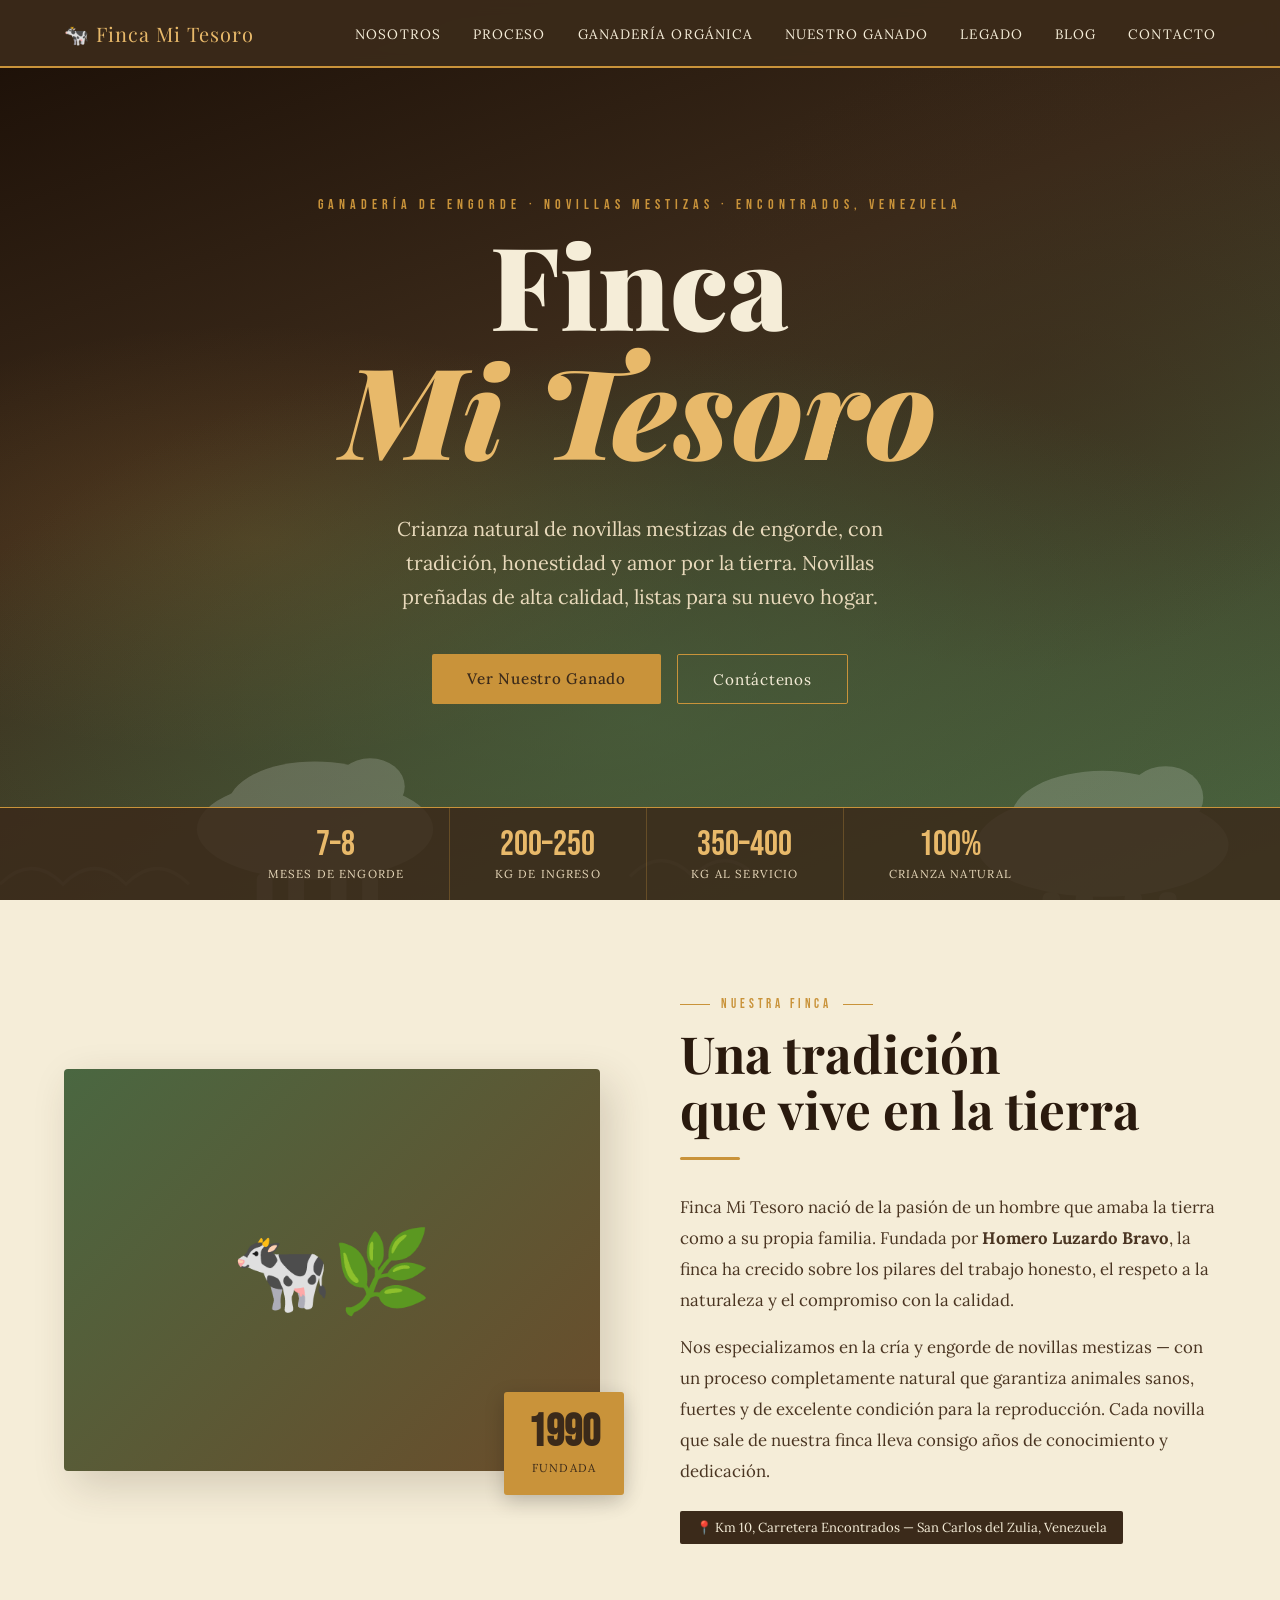
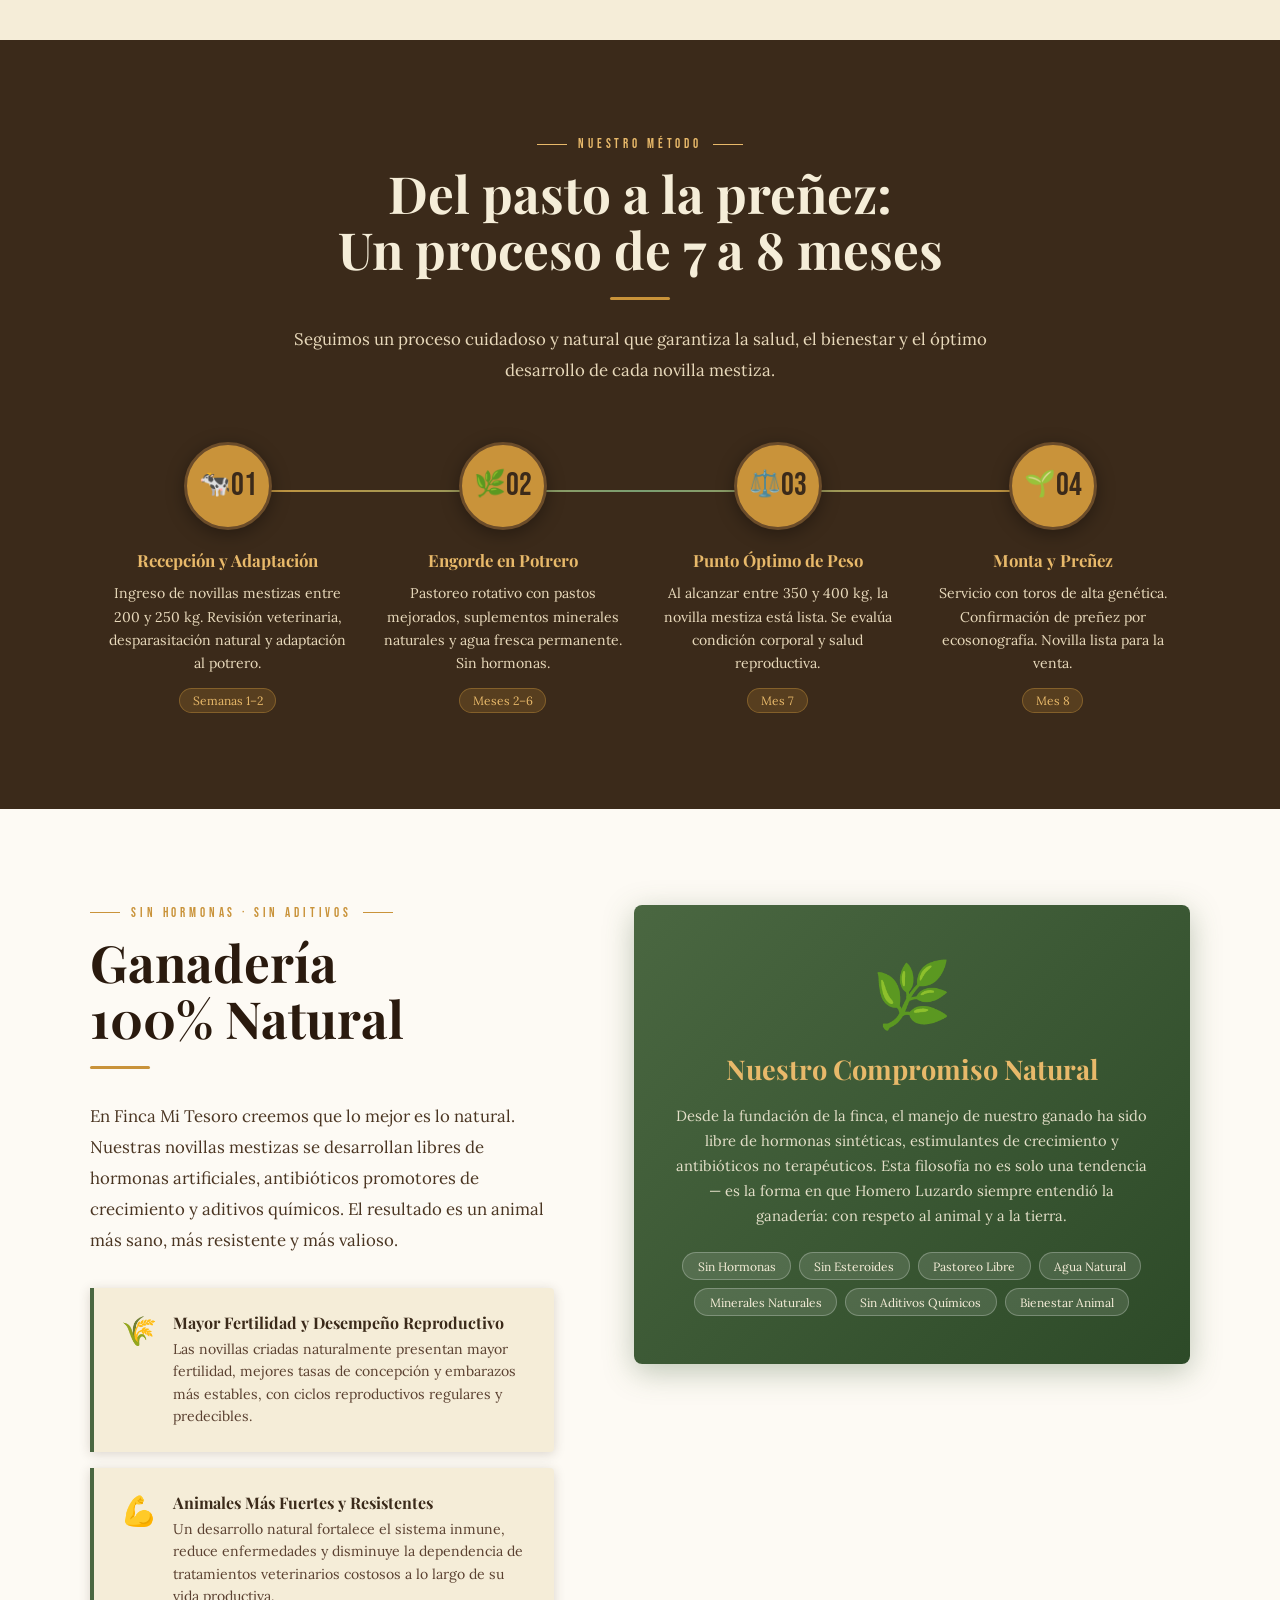
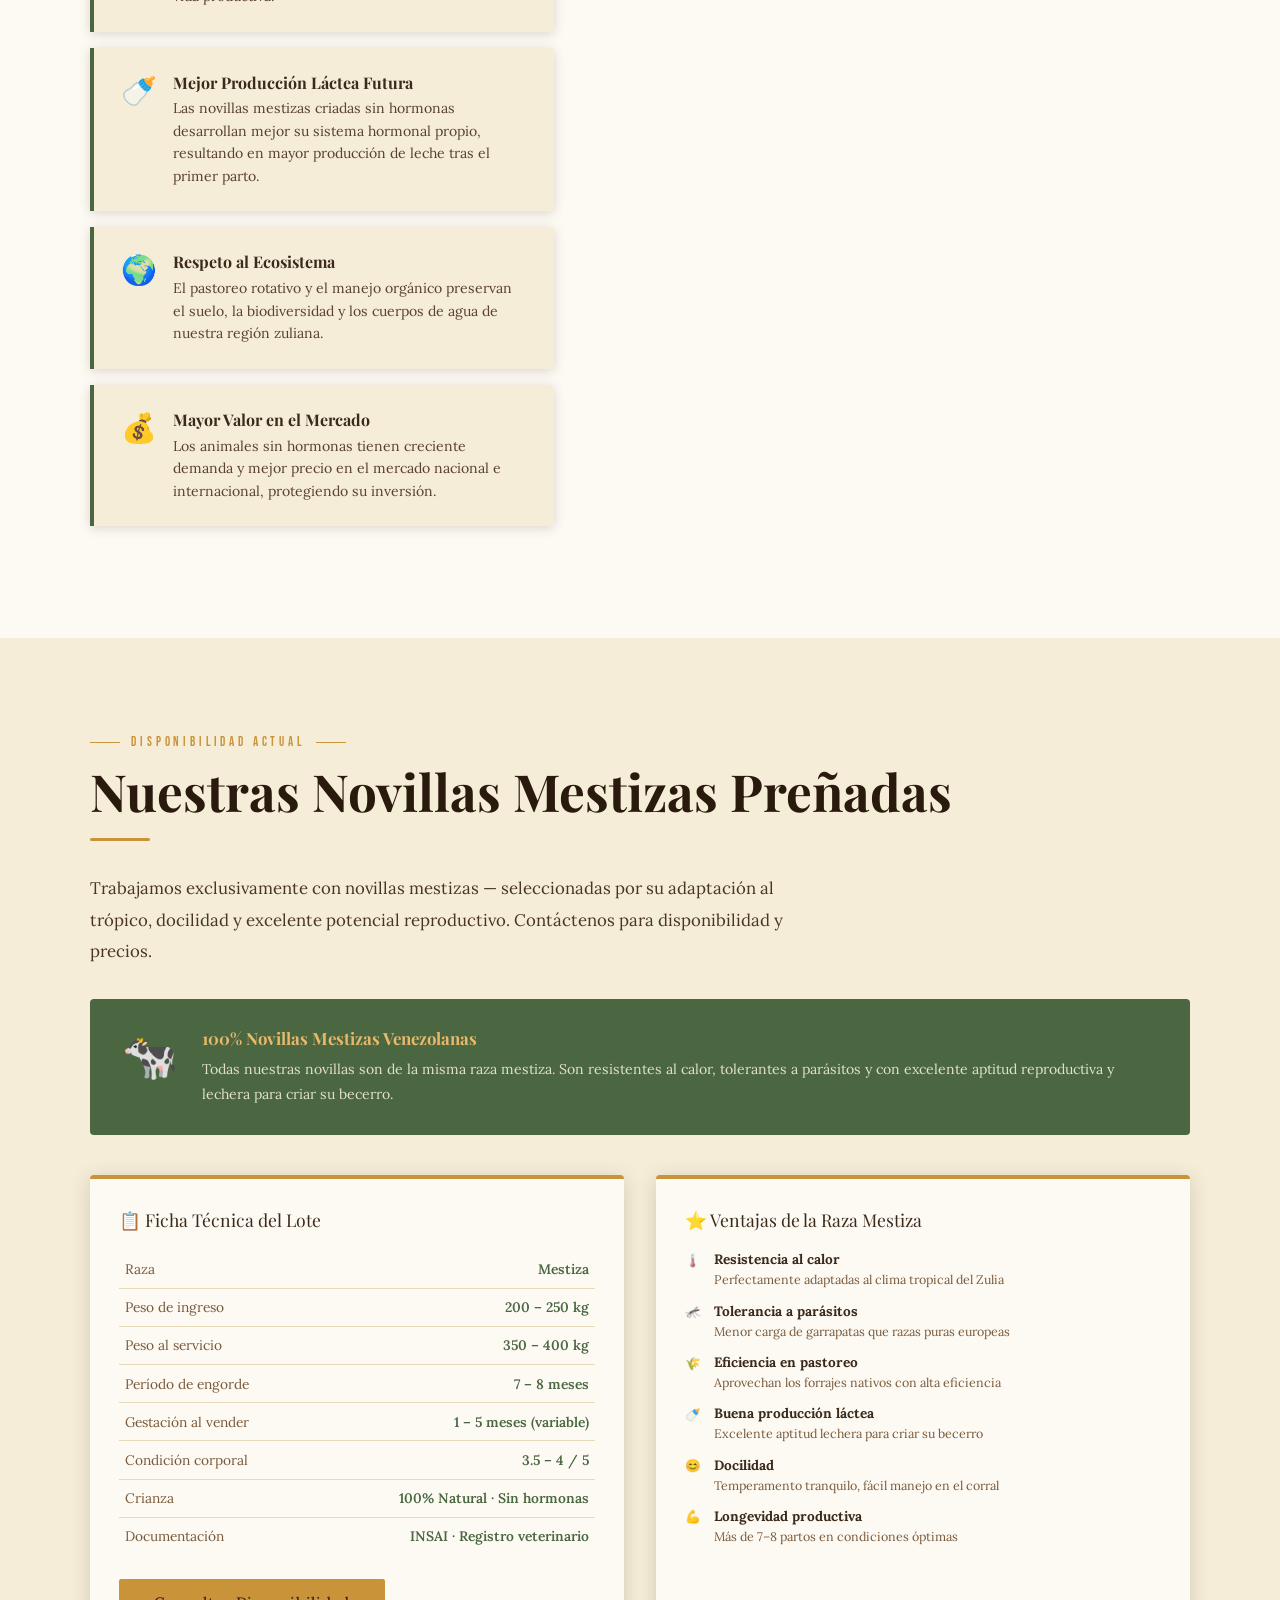
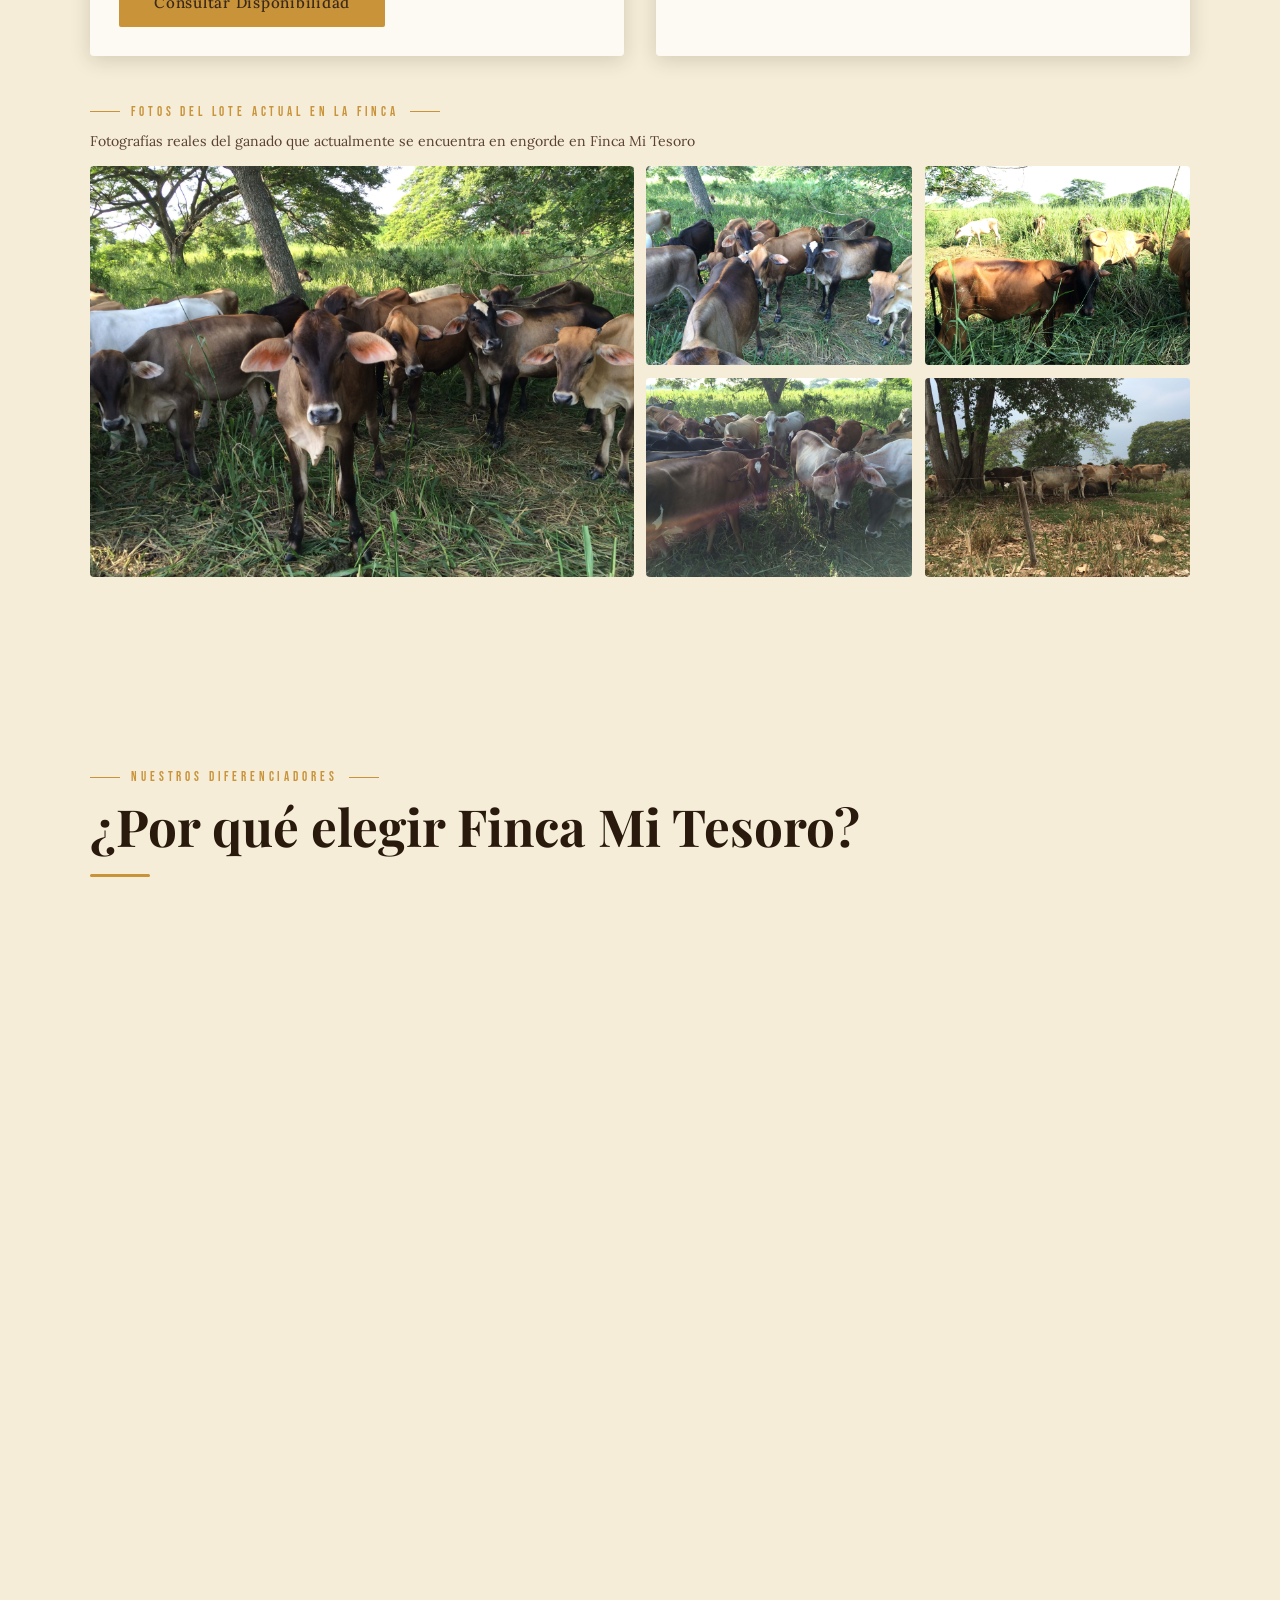
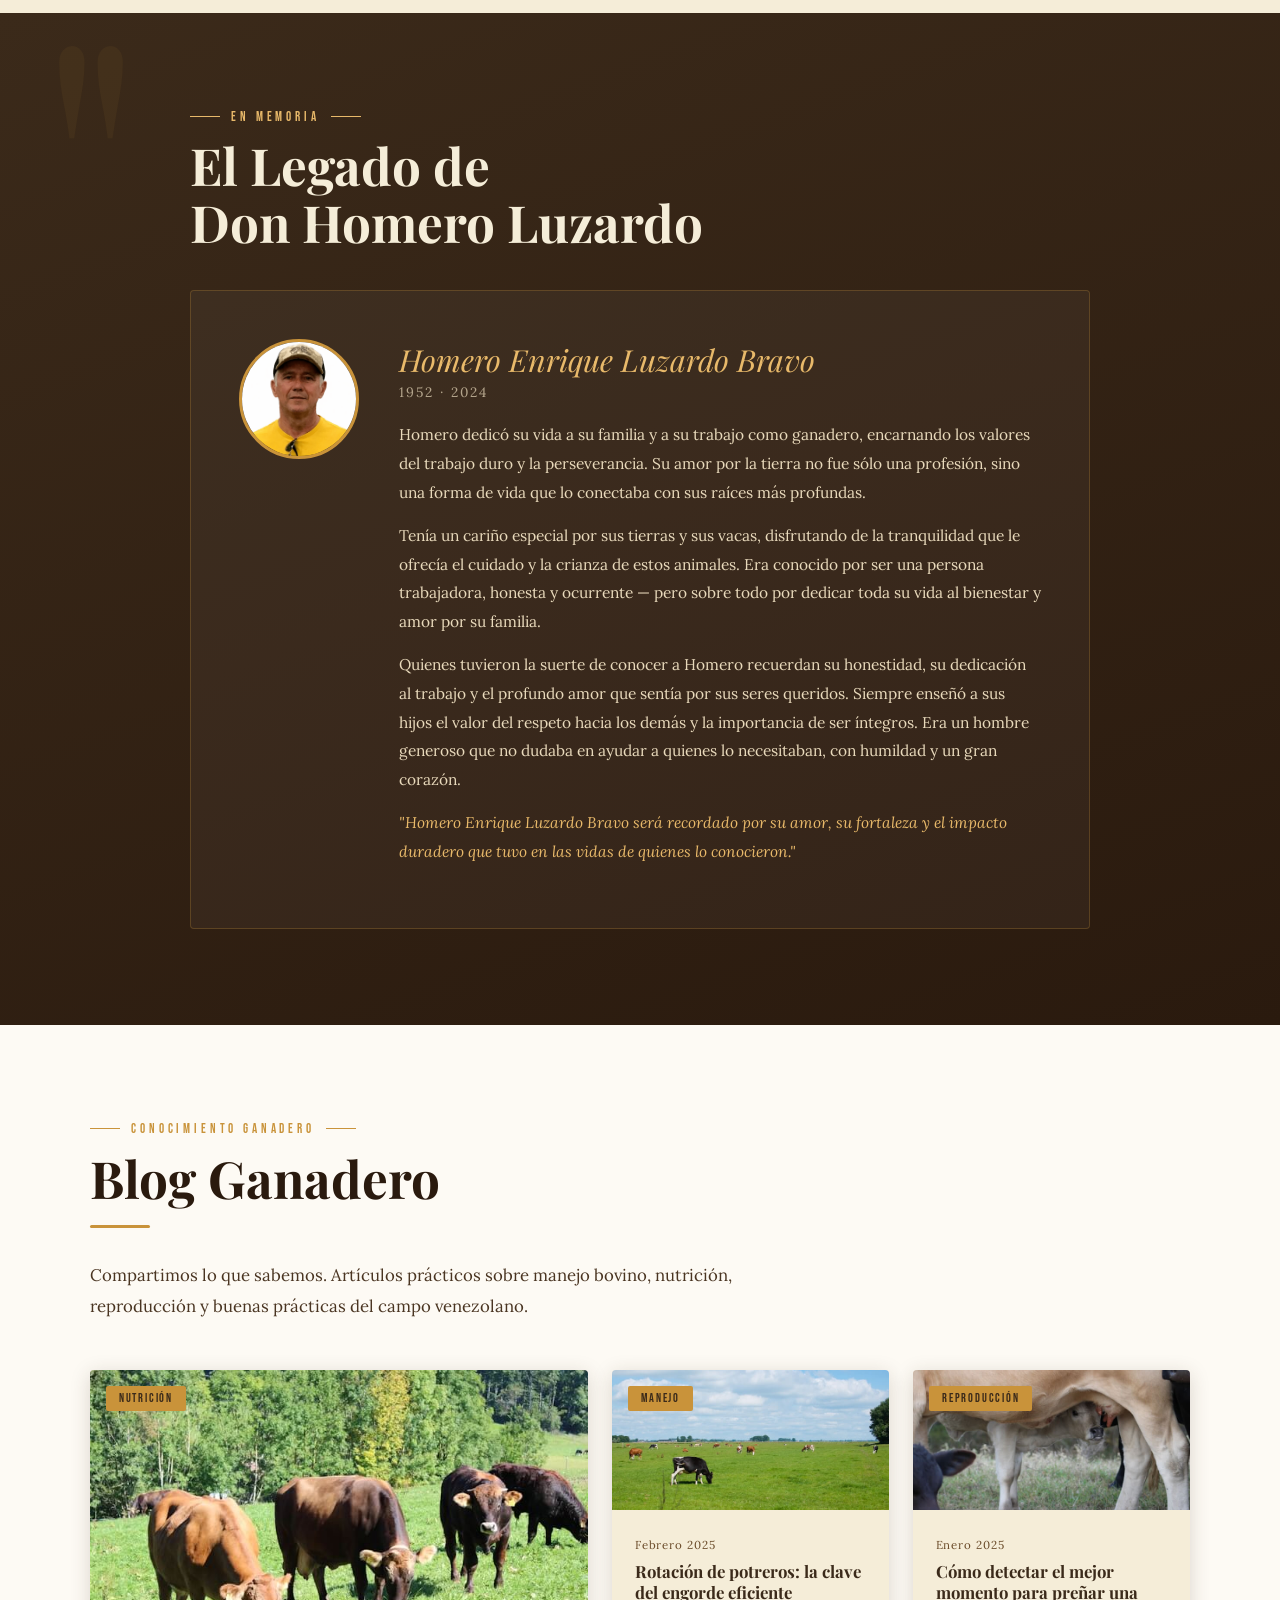
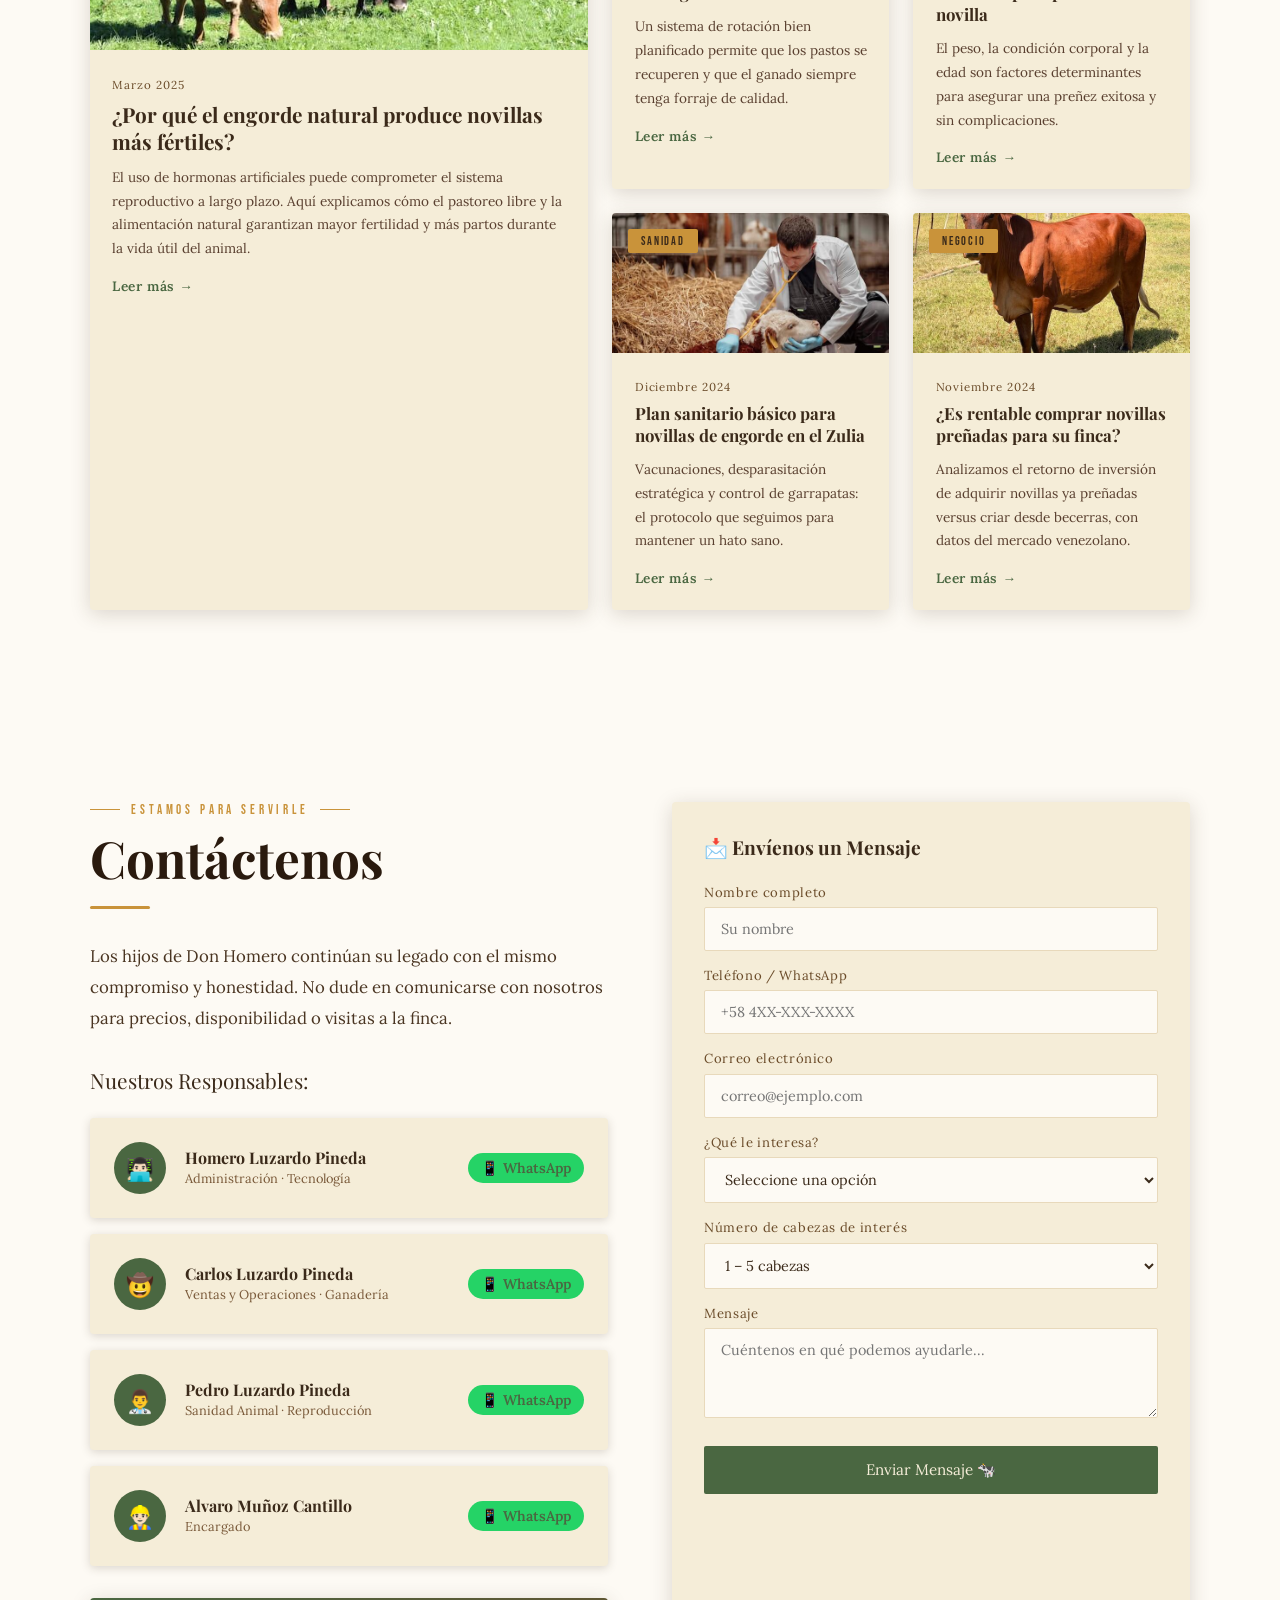
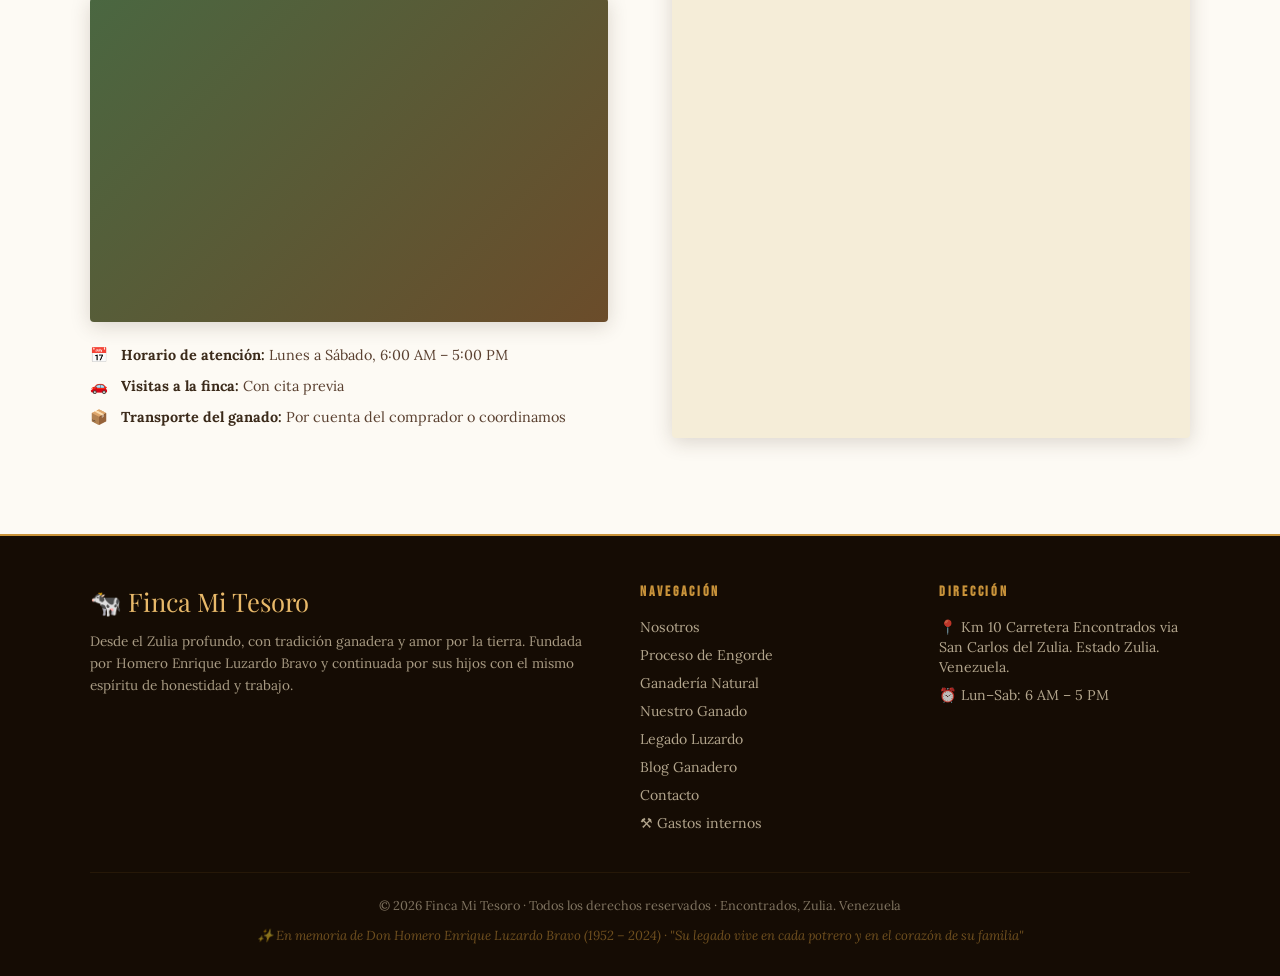
<file: index.html>
<!DOCTYPE html>
<html lang="es">
<head>
<meta charset="UTF-8">
<meta name="viewport" content="width=device-width, initial-scale=1.0">
<title>Finca Mi Tesoro – Ganadería de Engorde | Encontrados, Zulia</title>
<link href="https://fonts.googleapis.com/css2?family=Playfair+Display:ital,wght@0,400;0,700;0,900;1,400;1,700&family=Lora:ital,wght@0,400;0,500;1,400&family=Bebas+Neue&display=swap" rel="stylesheet">
<link rel="stylesheet" href="style.css">
</head>
<body>

<!-- ======= NAVBAR ======= -->
<nav>
  <div class="nav-logo">🐄 Finca Mi Tesoro</div>
  <ul class="nav-links">
    <li><a href="#nosotros">Nosotros</a></li>
    <li><a href="#proceso">Proceso</a></li>
    <li><a href="#organico">Ganadería Orgánica</a></li>
    <li><a href="#novillas">Nuestro Ganado</a></li>
    <li><a href="#legado">Legado</a></li>
    <li><a href="#blog">Blog</a></li>
    <li><a href="#contacto">Contacto</a></li>
  </ul>
  <button class="nav-hamburger" aria-label="Abrir menú" aria-expanded="false">
    <span></span>
    <span></span>
    <span></span>
  </button>
</nav>

<!-- ======= HERO ======= -->
<section class="hero" id="inicio">
  <svg class="hero-silhouettes" viewBox="0 0 1440 200" preserveAspectRatio="xMidYMax slice" fill="none" xmlns="http://www.w3.org/2000/svg">
    <ellipse cx="200" cy="155" rx="75" ry="32" fill="white"/>
    <ellipse cx="200" cy="140" rx="55" ry="28" fill="white"/>
    <ellipse cx="235" cy="128" rx="22" ry="18" fill="white"/>
    <rect x="163" y="183" width="10" height="25" rx="4" fill="white"/>
    <rect x="183" y="183" width="10" height="25" rx="4" fill="white"/>
    <rect x="210" y="183" width="10" height="25" rx="4" fill="white"/>
    <rect x="230" y="183" width="10" height="25" rx="4" fill="white"/>
    <ellipse cx="700" cy="165" rx="80" ry="33" fill="white"/>
    <ellipse cx="700" cy="148" rx="58" ry="30" fill="white"/>
    <ellipse cx="740" cy="135" rx="24" ry="20" fill="white"/>
    <rect x="662" y="195" width="11" height="27" rx="4" fill="white"/>
    <rect x="683" y="195" width="11" height="27" rx="4" fill="white"/>
    <rect x="714" y="195" width="11" height="27" rx="4" fill="white"/>
    <rect x="736" y="195" width="11" height="27" rx="4" fill="white"/>
    <ellipse cx="1250" cy="158" rx="72" ry="30" fill="white"/>
    <ellipse cx="1250" cy="143" rx="52" ry="26" fill="white"/>
    <ellipse cx="1285" cy="132" rx="21" ry="17" fill="white"/>
    <rect x="1215" y="186" width="10" height="24" rx="4" fill="white"/>
    <rect x="1234" y="186" width="10" height="24" rx="4" fill="white"/>
    <rect x="1260" y="186" width="10" height="24" rx="4" fill="white"/>
    <rect x="1279" y="186" width="10" height="24" rx="4" fill="white"/>
    <path d="M0 190 Q20 170 40 190 Q60 170 80 190 Q100 170 120 190" stroke="white" stroke-width="2" fill="none" opacity="0.6"/>
    <path d="M400 185 Q420 165 440 185 Q460 165 480 185" stroke="white" stroke-width="2" fill="none" opacity="0.6"/>
    <path d="M900 188 Q920 168 940 188 Q960 168 980 188" stroke="white" stroke-width="2" fill="none" opacity="0.6"/>
  </svg>

  <div class="hero-content">
    <div class="hero-eyebrow">Ganadería de Engorde · Novillas Mestizas · Encontrados, Venezuela</div>
    <h1 class="hero-title">
      Finca
      <em>Mi Tesoro</em>
    </h1>
    <p class="hero-subtitle">
      Crianza natural de novillas mestizas de engorde, con tradición, honestidad y amor por la tierra. Novillas preñadas de alta calidad, listas para su nuevo hogar.
    </p>
    <div class="hero-cta-row">
      <a href="#novillas" class="btn-primary">Ver Nuestro Ganado</a>
      <a href="#contacto" class="btn-outline">Contáctenos</a>
    </div>
  </div>

  <div class="hero-stats">
    <div class="hero-stat">
      <div class="hero-stat-num">7–8</div>
      <div class="hero-stat-label">Meses de Engorde</div>
    </div>
    <div class="hero-stat">
      <div class="hero-stat-num">200–250</div>
      <div class="hero-stat-label">Kg de Ingreso</div>
    </div>
    <div class="hero-stat">
      <div class="hero-stat-num">350–400</div>
      <div class="hero-stat-label">Kg al Servicio</div>
    </div>
    <div class="hero-stat">
      <div class="hero-stat-num">100%</div>
      <div class="hero-stat-label">Crianza Natural</div>
    </div>
  </div>
</section>

<!-- ======= NOSOTROS ======= -->
<section id="nosotros">
  <div class="nosotros-grid">
    <div class="nosotros-img-wrap">
      <div class="nosotros-img-placeholder">🐄🌿</div>
      <div class="nosotros-img-badge">
        <strong>1990</strong>
        <span>Fundada</span>
      </div>
    </div>
    <div>
      <div class="section-tag">Nuestra Finca</div>
      <h2 class="section-title">Una tradición<br>que vive en la tierra</h2>
      <div class="divider"></div>
      <p class="section-body">
        Finca Mi Tesoro nació de la pasión de un hombre que amaba la tierra como a su propia familia. Fundada por <strong>Homero Luzardo Bravo</strong>, la finca ha crecido sobre los pilares del trabajo honesto, el respeto a la naturaleza y el compromiso con la calidad.
      </p>
      <p class="section-body" style="margin-top:1rem;">
        Nos especializamos en la cría y engorde de novillas mestizas — con un proceso completamente natural que garantiza animales sanos, fuertes y de excelente condición para la reproducción. Cada novilla que sale de nuestra finca lleva consigo años de conocimiento y dedicación.
      </p>
      <div class="ubicacion-chip">
        📍 Km 10, Carretera Encontrados — San Carlos del Zulia, Venezuela
      </div>
    </div>
  </div>
</section>

<!-- ======= PROCESO ======= -->
<section id="proceso">
  <div style="text-align:center; max-width:700px; margin:0 auto 1rem;">
    <div class="section-tag" style="justify-content:center;">Nuestro Método</div>
    <h2 class="section-title">Del pasto a la preñez:<br>Un proceso de 7 a 8 meses</h2>
    <div class="divider" style="margin:1rem auto 1.5rem;"></div>
    <p class="section-body" style="color:var(--crema-oscura); margin:0 auto;">
      Seguimos un proceso cuidadoso y natural que garantiza la salud, el bienestar y el óptimo desarrollo de cada novilla mestiza.
    </p>
  </div>

  <div class="proceso-steps">
    <div class="paso">
      <div class="paso-num"><span class="paso-icon">🐄</span>01</div>
      <h3>Recepción y Adaptación</h3>
      <p>Ingreso de novillas mestizas entre 200 y 250 kg. Revisión veterinaria, desparasitación natural y adaptación al potrero.</p>
      <span class="paso-duration">Semanas 1–2</span>
    </div>
    <div class="paso">
      <div class="paso-num"><span class="paso-icon">🌿</span>02</div>
      <h3>Engorde en Potrero</h3>
      <p>Pastoreo rotativo con pastos mejorados, suplementos minerales naturales y agua fresca permanente. Sin hormonas.</p>
      <span class="paso-duration">Meses 2–6</span>
    </div>
    <div class="paso">
      <div class="paso-num"><span class="paso-icon">⚖️</span>03</div>
      <h3>Punto Óptimo de Peso</h3>
      <p>Al alcanzar entre 350 y 400 kg, la novilla mestiza está lista. Se evalúa condición corporal y salud reproductiva.</p>
      <span class="paso-duration">Mes 7</span>
    </div>
    <div class="paso">
      <div class="paso-num"><span class="paso-icon">🌱</span>04</div>
      <h3>Monta y Preñez</h3>
      <p>Servicio con toros de alta genética. Confirmación de preñez por ecosonografía. Novilla lista para la venta.</p>
      <span class="paso-duration">Mes 8</span>
    </div>
  </div>
</section>

<!-- ======= ORGANICO ======= -->
<section id="organico">
  <div class="organico-grid">
    <div>
      <div class="section-tag">Sin Hormonas · Sin Aditivos</div>
      <h2 class="section-title">Ganadería<br>100% Natural</h2>
      <div class="divider"></div>
      <p class="section-body">En Finca Mi Tesoro creemos que lo mejor es lo natural. Nuestras novillas mestizas se desarrollan libres de hormonas artificiales, antibióticos promotores de crecimiento y aditivos químicos. El resultado es un animal más sano, más resistente y más valioso.</p>

      <div style="margin-top:2rem;">
        <div class="beneficio-card">
          <div class="beneficio-icon">🌾</div>
          <div>
            <h4>Mayor Fertilidad y Desempeño Reproductivo</h4>
            <p>Las novillas criadas naturalmente presentan mayor fertilidad, mejores tasas de concepción y embarazos más estables, con ciclos reproductivos regulares y predecibles.</p>
          </div>
        </div>
        <div class="beneficio-card">
          <div class="beneficio-icon">💪</div>
          <div>
            <h4>Animales Más Fuertes y Resistentes</h4>
            <p>Un desarrollo natural fortalece el sistema inmune, reduce enfermedades y disminuye la dependencia de tratamientos veterinarios costosos a lo largo de su vida productiva.</p>
          </div>
        </div>
        <div class="beneficio-card">
          <div class="beneficio-icon">🍼</div>
          <div>
            <h4>Mejor Producción Láctea Futura</h4>
            <p>Las novillas mestizas criadas sin hormonas desarrollan mejor su sistema hormonal propio, resultando en mayor producción de leche tras el primer parto.</p>
          </div>
        </div>
        <div class="beneficio-card">
          <div class="beneficio-icon">🌍</div>
          <div>
            <h4>Respeto al Ecosistema</h4>
            <p>El pastoreo rotativo y el manejo orgánico preservan el suelo, la biodiversidad y los cuerpos de agua de nuestra región zuliana.</p>
          </div>
        </div>
        <div class="beneficio-card">
          <div class="beneficio-icon">💰</div>
          <div>
            <h4>Mayor Valor en el Mercado</h4>
            <p>Los animales sin hormonas tienen creciente demanda y mejor precio en el mercado nacional e internacional, protegiendo su inversión.</p>
          </div>
        </div>
      </div>
    </div>
    <div>
      <div class="sello-organico">
        <div class="sello-icono">🌿</div>
        <h3>Nuestro Compromiso Natural</h3>
        <p>Desde la fundación de la finca, el manejo de nuestro ganado ha sido libre de hormonas sintéticas, estimulantes de crecimiento y antibióticos no terapéuticos. Esta filosofía no es solo una tendencia — es la forma en que Homero Luzardo siempre entendió la ganadería: con respeto al animal y a la tierra.</p>
        <div class="sello-tags">
          <span class="sello-tag">Sin Hormonas</span>
          <span class="sello-tag">Sin Esteroides</span>
          <span class="sello-tag">Pastoreo Libre</span>
          <span class="sello-tag">Agua Natural</span>
          <span class="sello-tag">Minerales Naturales</span>
          <span class="sello-tag">Sin Aditivos Químicos</span>
          <span class="sello-tag">Bienestar Animal</span>
        </div>
      </div>
    </div>
  </div>
</section>

<!-- ======= NOVILLAS / GANADO ======= -->
<section id="novillas">
  <div class="novillas-content">
    <div class="section-tag">Disponibilidad Actual</div>
    <h2 class="section-title">Nuestras Novillas Mestizas Preñadas</h2>
    <div class="divider"></div>
    <p class="section-body">Trabajamos exclusivamente con novillas mestizas — seleccionadas por su adaptación al trópico, docilidad y excelente potencial reproductivo. Contáctenos para disponibilidad y precios.</p>

    <!-- Banner raza única -->
    <div class="raza-banner" style="margin-top:2rem;">
      <div class="raza-banner-ico">🐄</div>
      <div class="raza-banner-text">
        <strong>100% Novillas Mestizas Venezolanas</strong>
        <p>Todas nuestras novillas son de la misma raza mestiza. Son resistentes al calor, tolerantes a parásitos y con excelente aptitud reproductiva y lechera para criar su becerro.</p>
      </div>
    </div>

    <!-- Ficha técnica -->
    <div class="novillas-ficha" style="margin-top:2.5rem;">
      <div class="ficha-box">
        <div class="ficha-titulo">📋 Ficha Técnica del Lote</div>
        <table class="ficha-tabla">
          <tr><td>Raza</td><td>Mestiza</td></tr>
          <tr><td>Peso de ingreso</td><td>200 – 250 kg</td></tr>
          <tr><td>Peso al servicio</td><td>350 – 400 kg</td></tr>
          <tr><td>Período de engorde</td><td>7 – 8 meses</td></tr>
          <tr><td>Gestación al vender</td><td>1 – 5 meses (variable)</td></tr>
          <tr><td>Condición corporal</td><td>3.5 – 4 / 5</td></tr>
          <tr><td>Crianza</td><td>100% Natural · Sin hormonas</td></tr>
          <tr><td>Documentación</td><td>INSAI · Registro veterinario</td></tr>
        </table>
        <a href="#contacto" class="btn-primary" style="margin-top:1.5rem; display:inline-block;">Consultar Disponibilidad</a>
      </div>
      <div class="ficha-box">
        <div class="ficha-titulo">⭐ Ventajas de la Raza Mestiza</div>
        <div class="atrib-list">
          <div class="atrib-item"><span class="atrib-ico">🌡️</span><div><strong>Resistencia al calor</strong><span>Perfectamente adaptadas al clima tropical del Zulia</span></div></div>
          <div class="atrib-item"><span class="atrib-ico">🦟</span><div><strong>Tolerancia a parásitos</strong><span>Menor carga de garrapatas que razas puras europeas</span></div></div>
          <div class="atrib-item"><span class="atrib-ico">🌾</span><div><strong>Eficiencia en pastoreo</strong><span>Aprovechan los forrajes nativos con alta eficiencia</span></div></div>
          <div class="atrib-item"><span class="atrib-ico">🍼</span><div><strong>Buena producción láctea</strong><span>Excelente aptitud lechera para criar su becerro</span></div></div>
          <div class="atrib-item"><span class="atrib-ico">😊</span><div><strong>Docilidad</strong><span>Temperamento tranquilo, fácil manejo en el corral</span></div></div>
          <div class="atrib-item"><span class="atrib-ico">💪</span><div><strong>Longevidad productiva</strong><span>Más de 7–8 partos en condiciones óptimas</span></div></div>
        </div>
      </div>
    </div>

    <!-- Galería -->
    <div class="galeria-subtag" style="margin-top:3rem;">
      <div class="section-tag">Fotos del lote actual en la finca</div>
      <p>Fotografías reales del ganado que actualmente se encuentra en engorde en Finca Mi Tesoro</p>
    </div>
    <div class="galeria-grid">
      <div class="gal-item">
        <img src="img/IMG5.JPG" alt="Novillas mestizas en el potrero principal">
        <div class="gal-overlay"><span>🐄 Potrero principal · Lote A</span></div>
      </div>
      <div class="gal-item">
        <img src="img/IMG2.JPG" alt="Novillas pastando libremente">
        <div class="gal-overlay"><span>🌿 Pastoreo libre</span></div>
      </div>
      <div class="gal-item">
        <img src="img/IMG4.JPG" alt="Pradera natural">
        <div class="gal-overlay"><span>🌾 Pradera natural</span></div>
      </div>
      <div class="gal-item">
        <img src="img/IMG3.JPG" alt="Amanecer en los potreros">
        <div class="gal-overlay"><span>🌄 Amanecer en los potreros</span></div>
      </div>
      <div class="gal-item">
        <img src="img/IMG1.JPG" alt="Paisaje zuliano">
        <div class="gal-overlay"><span>🏞️ Paisaje del Zulia</span></div>
      </div>
    </div>
  </div>
</section>

<!-- ======= POR QUÉ ELEGIRNOS ======= -->
<section id="porque">
  <div style="max-width:1100px; margin:0 auto;">
    <div class="section-tag">Nuestros Diferenciadores</div>
    <h2 class="section-title">¿Por qué elegir Finca Mi Tesoro?</h2>
    <div class="divider"></div>
  </div>
  <div class="porque-grid">
    <div class="porque-item">
      <div class="porque-icono">🤝</div>
      <h3>Trato Honesto y Transparente</h3>
      <p>Herencia directa del fundador: en esta finca no se oculta la condición de ningún animal. Lo que usted ve, es lo que lleva. Precio justo, palabra de hombre.</p>
    </div>
    <div class="porque-item">
      <div class="porque-icono">🔬</div>
      <h3>Control Veterinario Riguroso</h3>
      <p>Cada novilla recibe control veterinario periódico, desparasitación natural, vitaminas y confirmación de preñez antes de cualquier venta.</p>
    </div>
    <div class="porque-item">
      <div class="porque-icono">📜</div>
      <h3>Documentación Completa</h3>
      <p>Entregamos guía de movilización INSAI, historial sanitario y certificado de preñez. Todo en regla para su tranquilidad.</p>
    </div>
    <div class="porque-item">
      <div class="porque-icono">🌾</div>
      <h3>Pastos de Primera</h3>
      <p>Contamos con potreros de pasto mejorado con sistema de pastoreo rotativo para una nutrición constante y de calidad, sin necesidad de suplementos artificiales.</p>
    </div>
    <div class="porque-item">
      <div class="porque-icono">💧</div>
      <h3>Agua y Mineral Permanente</h3>
      <p>Bebederos con agua limpia en todos los potreros y suministro continuo de sales minerales naturales para el óptimo desarrollo del animal.</p>
    </div>
    <div class="porque-item">
      <div class="porque-icono">🧬</div>
      <h3>Genética Mestiza Probada</h3>
      <p>Nuestras novillas criollas son seleccionadas por mansedumbre, adaptación al trópico y excelente conformación reproductiva.</p>
    </div>
  </div>
</section>

<!-- ======= LEGADO ======= -->
<section id="legado">
  <div class="legado-inner">
    <div class="section-tag">En Memoria</div>
    <h2 class="section-title">El Legado de<br>Don Homero Luzardo</h2>

    <div class="legado-card">
      <img src="img/profile.png" alt="Homero Enrique Luzardo Bravo" class="legado-foto">
      <div>
        <div class="legado-nombre">Homero Enrique Luzardo Bravo</div>
        <div class="legado-fechas">1952 · 2024</div>
        <div class="legado-texto">
          <p>Homero dedicó su vida a su familia y a su trabajo como ganadero, encarnando los valores del trabajo duro y la perseverancia. Su amor por la tierra no fue sólo una profesión, sino una forma de vida que lo conectaba con sus raíces más profundas.</p>
          <p>Tenía un cariño especial por sus tierras y sus vacas, disfrutando de la tranquilidad que le ofrecía el cuidado y la crianza de estos animales. Era conocido por ser una persona trabajadora, honesta y ocurrente — pero sobre todo por dedicar toda su vida al bienestar y amor por su familia.</p>
          <p>Quienes tuvieron la suerte de conocer a Homero recuerdan su honestidad, su dedicación al trabajo y el profundo amor que sentía por sus seres queridos. Siempre enseñó a sus hijos el valor del respeto hacia los demás y la importancia de ser íntegros. Era un hombre generoso que no dudaba en ayudar a quienes lo necesitaban, con humildad y un gran corazón.</p>
          <p style="font-style:italic; color:var(--dorado-claro);">"Homero Enrique Luzardo Bravo será recordado por su amor, su fortaleza y el impacto duradero que tuvo en las vidas de quienes lo conocieron."</p>
        </div>
        <!-- <div class="legado-familia">
          <h4>Lo recuerdan con amor:</h4>
          <div class="familia-nombres">
            <span class="familia-chip">Leida Pineda (esposa)</span>
            <span class="familia-chip">Homero Luzardo Pineda (hijo)</span>
            <span class="familia-chip">Carlos Luzardo Pineda (hijo)</span>
            <span class="familia-chip">Pedro Luzardo Pineda (hijo)</span>
            <span class="familia-chip">Homerito 🧒</span>
            <span class="familia-chip">Valentina 👧</span>
            <span class="familia-chip">Isabella 👧</span>
            <span class="familia-chip">Carlitos 🧒</span>
            <span class="familia-chip">Emily 👧</span>
            <span class="familia-chip">Pedrito 🧒</span>
            <span class="familia-chip">María Teresa (nuera)</span>
            <span class="familia-chip">Sandra (nuera)</span>
            <span class="familia-chip">Paola (nuera)</span>
          </div>
        </div> -->
      </div>
    </div>
  </div>
</section>

<!-- ======= BLOG ======= -->
<section id="blog">
  <div style="max-width:1100px; margin:0 auto;">
    <div class="section-tag">Conocimiento Ganadero</div>
    <h2 class="section-title">Blog Ganadero</h2>
    <div class="divider"></div>
    <p class="section-body">Compartimos lo que sabemos. Artículos prácticos sobre manejo bovino, nutrición, reproducción y buenas prácticas del campo venezolano.</p>
  </div>
  <div class="blog-grid">
    <article class="blog-card featured">
      <div class="blog-img" style="background-image:url('img/blog/blognutricion.jpg')">
        <span class="blog-cat">Nutrición</span>
      </div>
      <div class="blog-body">
        <span class="blog-date">Marzo 2025</span>
        <h3 class="blog-title">¿Por qué el engorde natural produce novillas más fértiles?</h3>
        <p class="blog-excerpt">El uso de hormonas artificiales puede comprometer el sistema reproductivo a largo plazo. Aquí explicamos cómo el pastoreo libre y la alimentación natural garantizan mayor fertilidad y más partos durante la vida útil del animal.</p>
        <a href="#" class="blog-link">Leer más →</a>
      </div>
    </article>
    <article class="blog-card">
      <div class="blog-img small" style="background-image:url('img/blog/blogmanejo.jpg')">
        <span class="blog-cat">Manejo</span>
      </div>
      <div class="blog-body">
        <span class="blog-date">Febrero 2025</span>
        <h3 class="blog-title">Rotación de potreros: la clave del engorde eficiente</h3>
        <p class="blog-excerpt">Un sistema de rotación bien planificado permite que los pastos se recuperen y que el ganado siempre tenga forraje de calidad.</p>
        <a href="#" class="blog-link">Leer más →</a>
      </div>
    </article>
    <article class="blog-card">
      <div class="blog-img small" style="background-image:url('img/blog/blogreproduccion.jpg')">
        <span class="blog-cat">Reproducción</span>
      </div>
      <div class="blog-body">
        <span class="blog-date">Enero 2025</span>
        <h3 class="blog-title">Cómo detectar el mejor momento para preñar una novilla</h3>
        <p class="blog-excerpt">El peso, la condición corporal y la edad son factores determinantes para asegurar una preñez exitosa y sin complicaciones.</p>
        <a href="#" class="blog-link">Leer más →</a>
      </div>
    </article>
    <article class="blog-card">
      <div class="blog-img small" style="background-image:url('img/blog/blogsanidad.jpg')">
        <span class="blog-cat">Sanidad</span>
      </div>
      <div class="blog-body">
        <span class="blog-date">Diciembre 2024</span>
        <h3 class="blog-title">Plan sanitario básico para novillas de engorde en el Zulia</h3>
        <p class="blog-excerpt">Vacunaciones, desparasitación estratégica y control de garrapatas: el protocolo que seguimos para mantener un hato sano.</p>
        <a href="#" class="blog-link">Leer más →</a>
      </div>
    </article>
    <article class="blog-card">
      <div class="blog-img small" style="background-image:url('img/blog/blogrentable.jpg')">
        <span class="blog-cat">Negocio</span>
      </div>
      <div class="blog-body">
        <span class="blog-date">Noviembre 2024</span>
        <h3 class="blog-title">¿Es rentable comprar novillas preñadas para su finca?</h3>
        <p class="blog-excerpt">Analizamos el retorno de inversión de adquirir novillas ya preñadas versus criar desde becerras, con datos del mercado venezolano.</p>
        <a href="#" class="blog-link">Leer más →</a>
      </div>
    </article>
  </div>
</section>

<!-- ======= CONTACTO ======= -->
<section id="contacto">
  <div class="contacto-grid">
    <div>
      <div class="section-tag">Estamos Para Servirle</div>
      <h2 class="section-title">Contáctenos</h2>
      <div class="divider"></div>
      <p class="section-body" style="margin-bottom:2rem;">Los hijos de Don Homero continúan su legado con el mismo compromiso y honestidad. No dude en comunicarse con nosotros para precios, disponibilidad o visitas a la finca.</p>

      <p class="contacto-title">Nuestros Responsables:</p>

      <a href="https://wa.me/13053516540?text=Hola%20Homero,%20quisiera%20información" class="contacto-persona">
        <div class="contacto-avatar">👨🏻‍💻</div>
        <div>
          <h4>Homero Luzardo Pineda</h4>
          <small>Administración · Tecnología</small>
          <!-- <span>+58 111-222-3333</span> -->
        </div>
        <span class="wa-badge">📱 WhatsApp</span>
      </a>

      <a href="https://wa.me/17865899466?text=Hola%20Carlos,%20quisiera%20información" class="contacto-persona">
        <div class="contacto-avatar">🤠</div>
        <div>
          <h4>Carlos Luzardo Pineda</h4>
          <small>Ventas y Operaciones · Ganadería</small>
          <!-- <span>+58 111-222-3333</span> -->
        </div>
        <span class="wa-badge">📱 WhatsApp</span>
      </a>

      <a href="https://wa.me/15124172103?text=Hola%20Pedro,%20quisiera%20información" class="contacto-persona">
        <div class="contacto-avatar">👨‍⚕️</div>
        <div>
          <h4>Pedro Luzardo Pineda</h4>
          <small>Sanidad Animal · Reproducción</small>
          <!-- <span>+58 111-222-3333</span> -->
        </div>
        <span class="wa-badge">📱 WhatsApp</span>
      </a>

      
      <a href="https://wa.me/584147513225?text=Hola%20Alvaro,%20quisiera%20información" class="contacto-persona">
        <div class="contacto-avatar">👷🏻‍♂️</div>
        <div>
          <h4>Alvaro Muñoz Cantillo</h4>
          <small>Encargado</small>
          <!-- <span>+58 111-222-3333</span> -->
        </div>
        <span class="wa-badge">📱 WhatsApp</span>
      </a>

      <div style="margin-top:2rem;">
        <div class="map-placeholder">
          <iframe
  src="https://maps.google.com/maps?q=9.016334,-72.177774&t=k&z=15&output=embed"
  width="100%"
  height="260"
  style="border:0; border-radius:4px; display:block;"
  allowfullscreen=""
  loading="lazy"
  referrerpolicy="no-referrer-when-downgrade"
  title="Ubicación Finca Mi Tesoro">
</iframe>
        </div>
        <div class="contacto-info-item">📅 <div><strong>Horario de atención:</strong> Lunes a Sábado, 6:00 AM – 5:00 PM</div></div>
        <div class="contacto-info-item">🚗 <div><strong>Visitas a la finca:</strong> Con cita previa</div></div>
        <div class="contacto-info-item">📦 <div><strong>Transporte del ganado:</strong> Por cuenta del comprador o coordinamos</div></div>
      </div>
    </div>

    <div class="form-wrap">
      <h3>📩 Envíenos un Mensaje</h3>
      <div class="form-group">
        <label>Nombre completo</label>
        <input type="text" placeholder="Su nombre">
      </div>
      <div class="form-group">
        <label>Teléfono / WhatsApp</label>
        <input type="tel" placeholder="+58 4XX-XXX-XXXX">
      </div>
      <div class="form-group">
        <label>Correo electrónico</label>
        <input type="email" placeholder="correo@ejemplo.com">
      </div>
      <div class="form-group">
        <label>¿Qué le interesa?</label>
        <select>
          <option value="">Seleccione una opción</option>
          <option>Compra de novillas preñadas</option>
          <option>Información de precios</option>
          <option>Visita a la finca</option>
          <option>Consulta sobre disponibilidad</option>
          <option>Otro</option>
        </select>
      </div>
      <div class="form-group">
        <label>Número de cabezas de interés</label>
        <select>
          <option>1 – 5 cabezas</option>
          <option>6 – 20 cabezas</option>
          <option>21 – 50 cabezas</option>
          <option>Más de 50 cabezas</option>
          <option>Por definir</option>
        </select>
      </div>
      <div class="form-group">
        <label>Mensaje</label>
        <textarea placeholder="Cuéntenos en qué podemos ayudarle..."></textarea>
      </div>
      <button class="btn-form" id="btnForm">Enviar Mensaje 🐄</button>
    </div>
  </div>
</section>

<!-- ======= FOOTER ======= -->
<footer>
  <div class="footer-grid">
    <div>
      <div class="footer-brand">🐄 Finca Mi Tesoro</div>
      <p class="footer-tagline">Desde el Zulia profundo, con tradición ganadera y amor por la tierra. Fundada por Homero Enrique Luzardo Bravo y continuada por sus hijos con el mismo espíritu de honestidad y trabajo.</p>
    </div>
    <div class="footer-col">
      <h5>Navegación</h5>
      <ul>
        <li><a href="#nosotros">Nosotros</a></li>
        <li><a href="#proceso">Proceso de Engorde</a></li>
        <li><a href="#organico">Ganadería Natural</a></li>
        <li><a href="#novillas">Nuestro Ganado</a></li>
        <li><a href="#legado">Legado Luzardo</a></li>
        <li><a href="#blog">Blog Ganadero</a></li>
        <li><a href="#contacto">Contacto</a></li>
        <li><a href="gastos.html">⚒ Gastos internos</a></li>
      </ul>
    </div>
    <div class="footer-col">
      <h5>Dirección</h5>
      <ul>
        <!-- <li><a href="tel:+581112223333">📞 Homero: +58 111-222-3333</a></li>
        <li><a href="tel:+581112223333">📞 Carlos: +58 111-222-3333</a></li>
        <li><a href="tel:+581112223333">📞 Pedro: +58 111-222-3333</a></li> -->
        <li style="margin-top:0.5rem;"><a href="#contacto">📍 Km 10 Carretera Encontrados via San Carlos del Zulia. Estado Zulia. Venezuela.</a></li>
        <li><a href="#">⏰ Lun–Sab: 6 AM – 5 PM</a></li>
      </ul>
    </div>
  </div>
  <div class="footer-bottom">
    <p>&copy; <span id="footerYear"></span> Finca Mi Tesoro · Todos los derechos reservados · Encontrados, Zulia. Venezuela</p>
    <p class="footer-homenaje">✨ En memoria de Don Homero Enrique Luzardo Bravo (1952 – 2024) · "Su legado vive en cada potrero y en el corazón de su familia"</p>
  </div>
</footer>

<script src="main.js"></script>
</body>
</html>
</file>
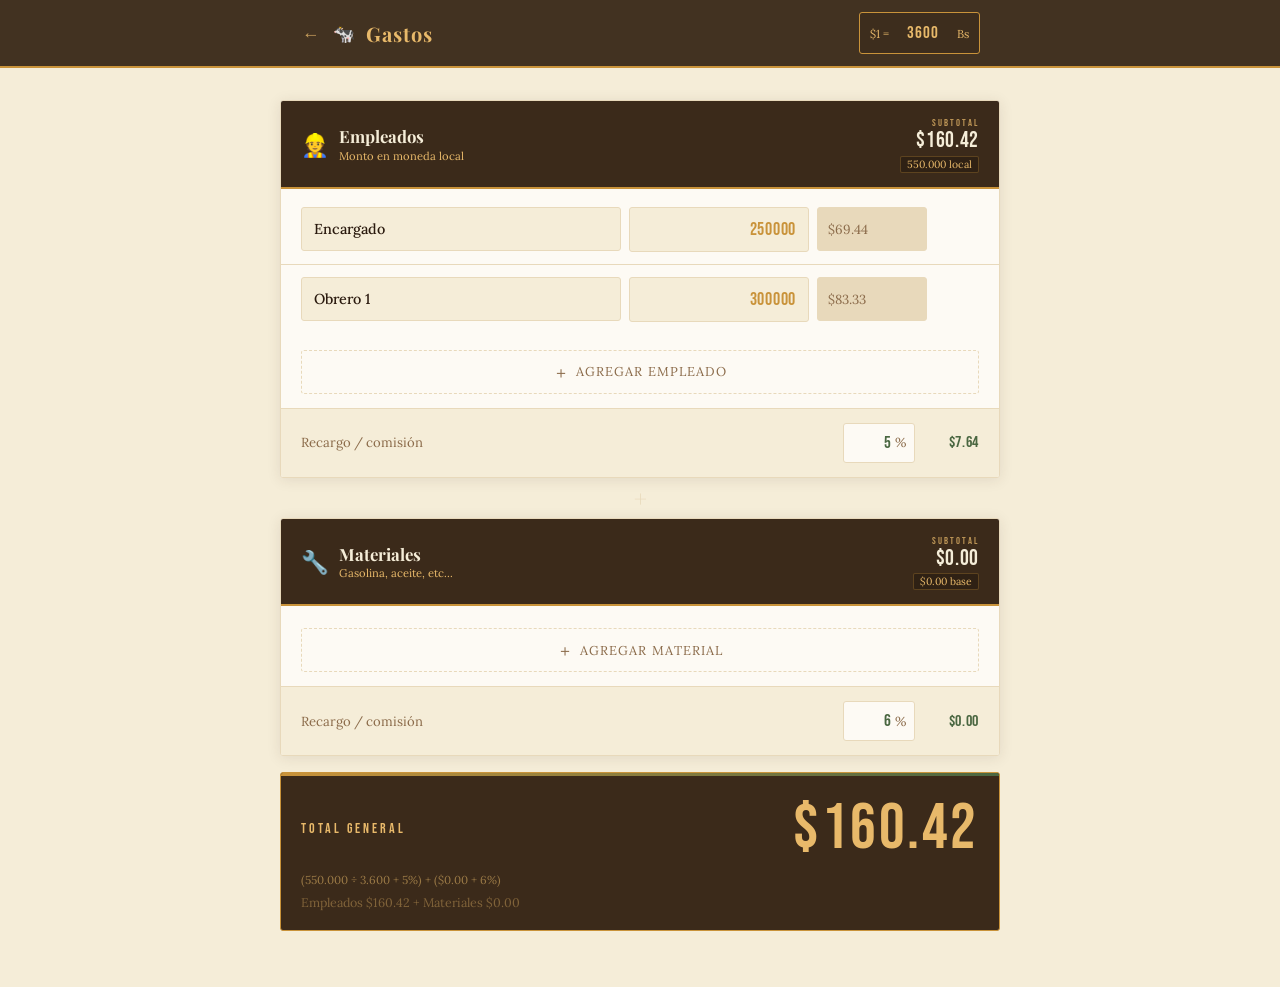
<file: gastos.html>
<!DOCTYPE html>
<html lang="es">
<head>
  <meta charset="UTF-8">
  <meta name="viewport" content="width=device-width, initial-scale=1.0, maximum-scale=1.0">
  <meta name="theme-color" content="#3B2A1A">
  <title>Gastos — Finca Mi Tesoro</title>

  <link href="https://fonts.googleapis.com/css2?family=Playfair+Display:ital,wght@0,400;0,700;0,900;1,400&family=Lora:wght@400;500&family=Bebas+Neue&display=swap" rel="stylesheet">
  <link rel="stylesheet" href="gastos.css">
</head>
<body>

  <!-- ── BARRA SUPERIOR FIJA ───────────────────── -->
  <header class="topbar">
    <div class="topbar-title">
      <a href="index.html" class="topbar-back" title="Volver al sitio">←</a>
      <span class="topbar-icon">🐄</span>
      <span>Gastos</span>
    </div>
    <div class="rate-widget">
      <span class="rate-label">$1 =</span>
      <input type="number" id="exchangeRate" value="3600" min="1" step="1" inputmode="numeric">
      <span class="rate-unit">Bs</span>
    </div>
  </header>

  <main class="main">

    <!-- ── SECCIÓN EMPLEADOS ─────────────────────── -->
    <section class="card" id="sec-employees">

      <div class="card-head">
        <div class="card-head-left">
          <span class="card-emoji">👷</span>
          <div>
            <h2 class="card-title">Empleados</h2>
            <p class="card-sub">Monto en moneda local</p>
          </div>
        </div>
        <div class="card-subtotal">
          <span class="subtotal-label">subtotal</span>
          <span class="subtotal-usd" id="emp-subtotal-usd">$0.00</span>
          <span class="subtotal-local" id="emp-subtotal-local">0 local</span>
        </div>
      </div>

      <div class="item-list" id="emp-list">
        <!-- filas inyectadas por JS -->
      </div>

      <button class="btn-add" id="btn-add-employee">
        <span class="btn-add-icon">＋</span> Agregar empleado
      </button>

      <div class="fee-strip">
        <span class="fee-strip-label">Recargo / comisión</span>
        <div class="fee-strip-right">
          <div class="fee-input-wrap">
            <input type="number" id="emp-fee" value="5" min="0" max="100" step="0.1" inputmode="decimal">
            <span class="fee-pct-sign">%</span>
          </div>
          <span class="fee-result" id="emp-fee-amt">$0.00</span>
        </div>
      </div>

    </section>

    <div class="plus-divider">+</div>

    <!-- ── SECCIÓN MATERIALES ────────────────────── -->
    <section class="card" id="sec-materials">

      <div class="card-head">
        <div class="card-head-left">
          <span class="card-emoji">🔧</span>
          <div>
            <h2 class="card-title">Materiales</h2>
            <p class="card-sub">Gasolina, aceite, etc...</p>
          </div>
        </div>
        <div class="card-subtotal">
          <span class="subtotal-label">subtotal</span>
          <span class="subtotal-usd" id="mat-subtotal-usd">$0.00</span>
          <span class="subtotal-local" id="mat-subtotal-local">0 USD base</span>
        </div>
      </div>

      <div class="item-list" id="mat-list">
        <!-- filas inyectadas por JS -->
      </div>

      <button class="btn-add" id="btn-add-material">
        <span class="btn-add-icon">＋</span> Agregar material
      </button>

      <div class="fee-strip">
        <span class="fee-strip-label">Recargo / comisión</span>
        <div class="fee-strip-right">
          <div class="fee-input-wrap">
            <input type="number" id="mat-fee" value="6" min="0" max="100" step="0.1" inputmode="decimal">
            <span class="fee-pct-sign">%</span>
          </div>
          <span class="fee-result" id="mat-fee-amt">$0.00</span>
        </div>
      </div>

    </section>

    <!-- ── TOTAL GENERAL ─────────────────────────── -->
    <div class="total-card">
      <div class="total-card-top">
        <span class="total-label">Total General</span>
        <span class="total-amount" id="grand-total">$0.00</span>
      </div>
      <p class="total-formula" id="formula-display">—</p>
      <p class="total-breakdown" id="grand-breakdown">—</p>
    </div>

  </main>

  <script src="gastos.js"></script>
</body>
</html>
</file>
<file: style.css>
/* =============================================
   FINCA MI TESORO — style.css
   Diseño original exacto
   ============================================= */

:root {
  --tierra: #3B2A1A;
  --dorado: #C9933A;
  --dorado-claro: #E8B96A;
  --verde-pasto: #4A6741;
  --verde-claro: #7A9E72;
  --crema: #F5EDD8;
  --crema-oscura: #E8D9BB;
  --marron-medio: #6B4C2A;
  --blanco: #FDFAF4;
  --texto-oscuro: #2A1A0E;
  --sombra: rgba(59,42,26,0.18);
}

*, *::before, *::after { box-sizing: border-box; margin: 0; padding: 0; }
html { scroll-behavior: smooth; }
body {
  font-family: 'Lora', Georgia, serif;
  background: var(--blanco);
  color: var(--texto-oscuro);
  overflow-x: hidden;
}

/* ====== NAVBAR ====== */
nav {
  position: fixed;
  top: 0; left: 0; right: 0;
  z-index: 100;
  background: rgba(59,42,26,0.96);
  backdrop-filter: blur(8px);
  display: flex;
  align-items: center;
  justify-content: space-between;
  padding: 0 5%;
  height: 68px;
  border-bottom: 2px solid var(--dorado);
}
.nav-logo {
  font-family: 'Playfair Display', serif;
  font-size: 1.25rem;
  color: var(--dorado-claro);
  letter-spacing: 0.05em;
  font-style: normal;
}
.nav-links { display: flex; gap: 2rem; list-style: none; }
.nav-links a {
  color: var(--crema);
  text-decoration: none;
  font-family: 'Lora', serif;
  font-size: 0.85rem;
  letter-spacing: 0.08em;
  text-transform: uppercase;
  transition: color 0.3s;
}
.nav-links a:hover { color: var(--dorado-claro); }

/* ── Hamburger button (hidden on desktop) ── */
.nav-hamburger {
  display: none;
  flex-direction: column;
  justify-content: center;
  align-items: center;
  gap: 5px;
  width: 42px;
  height: 42px;
  background: transparent;
  border: 1.5px solid var(--dorado);
  border-radius: 3px;
  cursor: pointer;
  padding: 0;
  flex-shrink: 0;
}
.nav-hamburger span {
  display: block;
  width: 22px;
  height: 2px;
  background: var(--dorado-claro);
  border-radius: 2px;
  transition: transform 0.35s ease, opacity 0.25s ease;
  transform-origin: center;
}
/* X animation when open */
nav.nav-open .nav-hamburger span:nth-child(1) { transform: translateY(7px) rotate(45deg); }
nav.nav-open .nav-hamburger span:nth-child(2) { opacity: 0; transform: scaleX(0); }
nav.nav-open .nav-hamburger span:nth-child(3) { transform: translateY(-7px) rotate(-45deg); }

/* ====== HERO ====== */
.hero {
  min-height: 100vh;
  position: relative;
  display: flex;
  align-items: center;
  justify-content: center;
  overflow: hidden;
  background: linear-gradient(160deg, #1a0e06 0%, #3B2A1A 40%, #4A6741 100%);
}
.hero::before {
  content: '';
  position: absolute;
  inset: 0;
  background:
    radial-gradient(ellipse 80% 60% at 50% 80%, rgba(74,103,65,0.55) 0%, transparent 70%),
    radial-gradient(ellipse 60% 40% at 20% 60%, rgba(201,147,58,0.15) 0%, transparent 60%),
    radial-gradient(ellipse 40% 50% at 80% 40%, rgba(59,42,26,0.5) 0%, transparent 70%);
  z-index: 0;
}
.hero-silhouettes {
  position: absolute;
  bottom: 0; left: 0; right: 0;
  height: 35%;
  z-index: 1;
  opacity: 0.18;
}
.hero-content {
  position: relative;
  z-index: 2;
  text-align: center;
  padding: 2rem;
  animation: fadeUp 1.2s ease forwards;
}
.hero-eyebrow {
  font-family: 'Bebas Neue', sans-serif;
  letter-spacing: 0.35em;
  font-size: 0.9rem;
  color: var(--dorado);
  text-transform: uppercase;
  margin-bottom: 1rem;
  opacity: 0;
  animation: fadeUp 1s 0.3s ease forwards;
}
.hero-title {
  font-family: 'Playfair Display', serif;
  font-size: clamp(3.5rem, 9vw, 8rem);
  font-weight: 900;
  color: var(--crema);
  line-height: 0.95;
  margin-bottom: 0.3em;
  opacity: 0;
  animation: fadeUp 1s 0.5s ease forwards;
}
.hero-title em {
  color: var(--dorado-claro);
  font-style: italic;
  display: block;
  font-size: 1.1em;
  line-height: 1.1;
}
.hero-subtitle {
  font-family: 'Lora', serif;
  font-size: clamp(1rem, 2vw, 1.25rem);
  color: var(--crema-oscura);
  margin: 1.5rem auto 2.5rem;
  max-width: 520px;
  line-height: 1.7;
  opacity: 0;
  animation: fadeUp 1s 0.7s ease forwards;
}
.hero-cta-row {
  display: flex;
  gap: 1rem;
  justify-content: center;
  flex-wrap: wrap;
  opacity: 0;
  animation: fadeUp 1s 0.9s ease forwards;
}
.btn-primary {
  background: var(--dorado);
  color: var(--tierra);
  padding: 0.9rem 2.2rem;
  border: none;
  border-radius: 2px;
  font-family: 'Lora', serif;
  font-weight: 500;
  font-size: 0.95rem;
  cursor: pointer;
  text-decoration: none;
  letter-spacing: 0.05em;
  transition: background 0.3s, transform 0.2s;
  display: inline-block;
}
.btn-primary:hover { background: var(--dorado-claro); transform: translateY(-2px); }
.btn-outline {
  background: transparent;
  color: var(--crema);
  padding: 0.9rem 2.2rem;
  border: 1.5px solid var(--dorado);
  border-radius: 2px;
  font-family: 'Lora', serif;
  font-size: 0.95rem;
  cursor: pointer;
  text-decoration: none;
  letter-spacing: 0.05em;
  transition: all 0.3s;
  display: inline-block;
}
.btn-outline:hover { background: rgba(201,147,58,0.15); transform: translateY(-2px); }

/* Stats strip */
.hero-stats {
  position: absolute;
  bottom: 0; left: 0; right: 0;
  z-index: 3;
  background: rgba(59,42,26,0.85);
  border-top: 1px solid var(--dorado);
  display: flex;
  justify-content: center;
  gap: 0;
  flex-wrap: wrap;
}
.hero-stat {
  padding: 1.2rem 2.8rem;
  text-align: center;
  border-right: 1px solid rgba(201,147,58,0.3);
}
.hero-stat:last-child { border-right: none; }
.hero-stat-num {
  font-family: 'Bebas Neue', sans-serif;
  font-size: 2.2rem;
  color: var(--dorado-claro);
  line-height: 1;
}
.hero-stat-label {
  font-size: 0.72rem;
  color: var(--crema-oscura);
  letter-spacing: 0.1em;
  text-transform: uppercase;
  margin-top: 0.2rem;
}

@keyframes fadeUp {
  from { opacity: 0; transform: translateY(28px); }
  to   { opacity: 1; transform: translateY(0); }
}

/* ====== SECTION COMMONS ====== */
section { padding: 6rem 5%; }
.section-tag {
  font-family: 'Bebas Neue', sans-serif;
  letter-spacing: 0.3em;
  font-size: 0.8rem;
  color: var(--dorado);
  text-transform: uppercase;
  margin-bottom: 0.8rem;
  display: flex;
  align-items: center;
  gap: 0.7rem;
}
.section-tag::before, .section-tag::after {
  content: '';
  height: 1px;
  width: 30px;
  background: var(--dorado);
  display: inline-block;
}
.section-title {
  font-family: 'Playfair Display', serif;
  font-size: clamp(2rem, 4vw, 3.2rem);
  font-weight: 700;
  line-height: 1.1;
  margin-bottom: 1.2rem;
}
.section-body {
  font-size: 1.05rem;
  line-height: 1.85;
  color: #4a3522;
  max-width: 700px;
}
.divider {
  width: 60px;
  height: 3px;
  background: var(--dorado);
  margin: 1.2rem 0 2rem;
  border-radius: 2px;
}

/* ====== NOSOTROS ====== */
#nosotros { background: var(--crema); }
.nosotros-grid {
  display: grid;
  grid-template-columns: 1fr 1fr;
  gap: 5rem;
  align-items: center;
  max-width: 1200px;
  margin: 0 auto;
}
.nosotros-img-wrap { position: relative; }
.nosotros-img-placeholder {
  width: 100%;
  aspect-ratio: 4/3;
  background: linear-gradient(135deg, var(--verde-pasto) 0%, var(--marron-medio) 100%);
  border-radius: 4px;
  display: flex;
  align-items: center;
  justify-content: center;
  font-size: 5rem;
  box-shadow: 10px 14px 40px var(--sombra);
}
.nosotros-img-badge {
  position: absolute;
  bottom: -1.5rem;
  right: -1.5rem;
  background: var(--dorado);
  color: var(--tierra);
  padding: 1.2rem 1.5rem;
  border-radius: 3px;
  text-align: center;
  box-shadow: 0 6px 20px rgba(0,0,0,0.2);
}
.nosotros-img-badge strong {
  display: block;
  font-family: 'Bebas Neue', sans-serif;
  font-size: 2.8rem;
  line-height: 1;
}
.nosotros-img-badge span { font-size: 0.72rem; letter-spacing: 0.1em; text-transform: uppercase; }
.ubicacion-chip {
  display: inline-flex;
  align-items: center;
  gap: 0.5rem;
  background: var(--tierra);
  color: var(--crema);
  padding: 0.5rem 1rem;
  border-radius: 2px;
  font-size: 0.82rem;
  margin-top: 1.5rem;
}

/* ====== PROCESO ====== */
#proceso { background: var(--tierra); }
#proceso .section-title { color: var(--crema); }
#proceso .section-tag { color: var(--dorado-claro); }
#proceso .section-tag::before, #proceso .section-tag::after { background: var(--dorado-claro); }
#proceso .section-body { color: var(--crema-oscura); }
.proceso-steps {
  display: grid;
  grid-template-columns: repeat(4, 1fr);
  gap: 0;
  margin-top: 3.5rem;
  max-width: 1100px;
  margin-left: auto;
  margin-right: auto;
  position: relative;
}
.proceso-steps::before {
  content: '';
  position: absolute;
  top: 3rem;
  left: 12%;
  right: 12%;
  height: 2px;
  background: linear-gradient(90deg, var(--dorado), var(--verde-claro), var(--dorado));
  z-index: 0;
}
.paso {
  text-align: center;
  padding: 0 1rem;
  position: relative;
  z-index: 1;
}
.paso-num {
  width: 5.5rem;
  height: 5.5rem;
  border-radius: 50%;
  background: var(--dorado);
  color: var(--tierra);
  font-family: 'Bebas Neue', sans-serif;
  font-size: 2rem;
  display: flex;
  align-items: center;
  justify-content: center;
  margin: 0 auto 1.2rem;
  border: 3px solid var(--marron-medio);
  box-shadow: 0 4px 18px rgba(0,0,0,0.35);
}
.paso-icon { font-size: 1.6rem; display: block; margin-bottom: 0.3rem; }
.paso h3 { font-family: 'Playfair Display', serif; color: var(--dorado-claro); font-size: 1.05rem; margin-bottom: 0.7rem; }
.paso p { font-size: 0.88rem; color: var(--crema-oscura); line-height: 1.65; }
.paso-duration {
  display: inline-block;
  margin-top: 0.8rem;
  background: rgba(201,147,58,0.2);
  color: var(--dorado-claro);
  padding: 0.25rem 0.8rem;
  border-radius: 20px;
  font-size: 0.75rem;
  border: 1px solid rgba(201,147,58,0.4);
}

/* ====== ORGANICO ====== */
#organico { background: var(--blanco); }
.organico-grid {
  display: grid;
  grid-template-columns: 1fr 1.2fr;
  gap: 5rem;
  align-items: start;
  max-width: 1100px;
  margin: 0 auto;
}
.beneficio-card {
  background: var(--crema);
  border-left: 4px solid var(--verde-pasto);
  padding: 1.5rem 1.7rem;
  border-radius: 0 4px 4px 0;
  margin-bottom: 1rem;
  display: flex;
  gap: 1rem;
  align-items: flex-start;
  box-shadow: 0 2px 12px var(--sombra);
  transition: transform 0.25s;
}
.beneficio-card:hover { transform: translateX(6px); }
.beneficio-icon { font-size: 1.8rem; flex-shrink: 0; }
.beneficio-card h4 { font-family: 'Playfair Display', serif; font-size: 1rem; margin-bottom: 0.3rem; color: var(--tierra); }
.beneficio-card p { font-size: 0.88rem; color: #5a4030; line-height: 1.6; }
.sello-organico {
  background: linear-gradient(135deg, var(--verde-pasto) 0%, #2d4a28 100%);
  border-radius: 8px;
  padding: 3rem 2.5rem;
  text-align: center;
  color: var(--crema);
  box-shadow: 0 8px 30px rgba(74,103,65,0.35);
  position: sticky;
  top: 100px;
}
.sello-icono { font-size: 4rem; margin-bottom: 1rem; }
.sello-organico h3 { font-family: 'Playfair Display', serif; font-size: 1.7rem; margin-bottom: 1rem; color: var(--dorado-claro); }
.sello-organico p { font-size: 0.92rem; line-height: 1.7; opacity: 0.9; }
.sello-tags { display: flex; flex-wrap: wrap; gap: 0.5rem; margin-top: 1.5rem; justify-content: center; }
.sello-tag {
  background: rgba(255,255,255,0.12);
  border: 1px solid rgba(255,255,255,0.25);
  color: var(--crema);
  padding: 0.35rem 0.9rem;
  border-radius: 20px;
  font-size: 0.75rem;
}

/* ====== NOVILLAS ====== */
#novillas { background: var(--crema); }
.novillas-content { max-width: 1100px; margin: 0 auto; }

/* Raza banner */
.raza-banner {
  display: flex;
  align-items: flex-start;
  gap: 1.5rem;
  background: var(--verde-pasto);
  border-radius: 4px;
  padding: 1.8rem 2rem;
  margin-bottom: 2.5rem;
  color: var(--crema);
}
.raza-banner-ico { font-size: 2.8rem; flex-shrink: 0; }
.raza-banner-text strong { display: block; font-family: 'Playfair Display', serif; font-size: 1.05rem; font-weight: 700; margin-bottom: 0.5rem; color: var(--dorado-claro); }
.raza-banner-text p { font-size: 0.88rem; line-height: 1.75; opacity: 0.9; }

/* Ficha técnica */
.novillas-ficha {
  display: grid;
  grid-template-columns: 1fr 1fr;
  gap: 2rem;
  margin-bottom: 2.5rem;
}
.ficha-box {
  background: var(--blanco);
  border-radius: 4px;
  padding: 1.8rem;
  box-shadow: 0 4px 20px var(--sombra);
  border-top: 4px solid var(--dorado);
}
.ficha-titulo {
  font-family: 'Playfair Display', serif;
  font-size: 1.1rem;
  color: var(--tierra);
  margin-bottom: 1.2rem;
}
.ficha-tabla { width: 100%; border-collapse: collapse; }
.ficha-tabla tr { border-bottom: 1px solid var(--crema-oscura); }
.ficha-tabla tr:last-child { border-bottom: none; }
.ficha-tabla td { padding: 0.6rem 0.4rem; font-size: 0.86rem; }
.ficha-tabla td:first-child { color: #7a5a3a; width: 55%; }
.ficha-tabla td:last-child { font-weight: 600; color: var(--verde-pasto); text-align: right; }

.atrib-list { display: flex; flex-direction: column; gap: 0.8rem; }
.atrib-item { display: flex; align-items: flex-start; gap: 0.8rem; }
.atrib-ico { font-size: 1.2rem; flex-shrink: 0; margin-top: 0.1rem; }
.atrib-item strong { display: block; font-size: 0.85rem; color: var(--tierra); font-weight: 700; }
.atrib-item span { font-size: 0.78rem; color: #7a5a3a; line-height: 1.4; }

/* Galería subtag */
.galeria-subtag { margin-bottom: 1rem; }
.galeria-subtag p { font-size: 0.88rem; color: #5a4030; margin-top: 0.3rem; }

/* Galería */
.galeria-grid {
  display: grid;
  grid-template-columns: repeat(4, 1fr);
  grid-template-rows: auto auto;
  gap: 0.8rem;
  margin-top: 1rem;
}
.gal-item { overflow: hidden; border-radius: 4px; position: relative; cursor: pointer; }
.gal-item:first-child { grid-column: span 2; grid-row: span 2; }
.gal-item img {
  width: 100%; height: 100%; object-fit: cover;
  transition: transform 0.4s; display: block; min-height: 180px;
}
.gal-item:first-child img { min-height: 380px; }
.gal-item:hover img { transform: scale(1.07); }
.gal-overlay {
  position: absolute; inset: 0;
  background: rgba(59,42,26,0.5);
  opacity: 0; transition: opacity 0.3s;
  display: flex; align-items: flex-end; padding: 0.8rem;
}
.gal-item:hover .gal-overlay { opacity: 1; }
.gal-overlay span { color: var(--crema); font-size: 0.82rem; font-weight: 600; font-family: 'Lora', serif; }

/* ====== POR QUÉ ====== */
#porque { background: var(--crema); }
.porque-grid {
  display: grid;
  grid-template-columns: repeat(3, 1fr);
  gap: 2rem;
  max-width: 1100px;
  margin: 3rem auto 0;
}
.porque-item {
  background: var(--blanco);
  border-radius: 4px;
  padding: 2.2rem;
  box-shadow: 0 2px 14px var(--sombra);
  border-top: 4px solid var(--dorado);
  transition: transform 0.25s;
}
.porque-item:hover { transform: translateY(-5px); }
.porque-icono { font-size: 2.5rem; margin-bottom: 1rem; }
.porque-item h3 { font-family: 'Playfair Display', serif; font-size: 1.1rem; margin-bottom: 0.7rem; color: var(--tierra); }
.porque-item p { font-size: 0.88rem; color: #5a4030; line-height: 1.65; }

/* ====== LEGADO ====== */
#legado {
  background: linear-gradient(160deg, var(--tierra) 0%, #2a1a0e 100%);
  position: relative;
  overflow: hidden;
}
#legado::before {
  content: '"';
  position: absolute;
  top: -2rem;
  left: 3%;
  font-family: 'Playfair Display', serif;
  font-size: 22rem;
  color: rgba(201,147,58,0.06);
  line-height: 1;
  pointer-events: none;
}
.legado-inner { max-width: 900px; margin: 0 auto; position: relative; z-index: 1; }
#legado .section-tag { color: var(--dorado-claro); justify-content: flex-start; }
#legado .section-tag::before, #legado .section-tag::after { background: var(--dorado-claro); }
#legado .section-title { color: var(--crema); }
.legado-card {
  background: rgba(255,255,255,0.04);
  border: 1px solid rgba(201,147,58,0.25);
  border-radius: 4px;
  padding: 3rem;
  margin-top: 2.5rem;
  display: grid;
  grid-template-columns: auto 1fr;
  gap: 2.5rem;
  align-items: start;
}
.legado-foto {
  width: 120px; height: 120px;
  border-radius: 50%;
  border: 3px solid var(--dorado);
  object-fit: cover;
  flex-shrink: 0;
}
.legado-nombre { font-family: 'Playfair Display', serif; font-size: 1.9rem; color: var(--dorado-claro); font-style: italic; margin-bottom: 0.2rem; }
.legado-fechas { font-size: 0.85rem; color: var(--crema-oscura); letter-spacing: 0.15em; margin-bottom: 1.2rem; opacity: 0.7; }
.legado-texto { font-size: 0.97rem; color: var(--crema-oscura); line-height: 1.85; }
.legado-texto p { margin-bottom: 0.9rem; }
.legado-familia { margin-top: 2rem; padding-top: 1.5rem; border-top: 1px solid rgba(201,147,58,0.2); }
.legado-familia h4 { font-family: 'Playfair Display', serif; color: var(--dorado); margin-bottom: 0.8rem; font-size: 1rem; }
.familia-nombres { display: flex; flex-wrap: wrap; gap: 0.5rem; }
.familia-chip {
  background: rgba(201,147,58,0.12);
  border: 1px solid rgba(201,147,58,0.3);
  color: var(--crema);
  padding: 0.3rem 0.9rem;
  border-radius: 20px;
  font-size: 0.8rem;
}

/* ====== BLOG ====== */
#blog { background: var(--blanco); }
.blog-grid {
  display: grid;
  grid-template-columns: 1.8fr 1fr 1fr;
  grid-template-rows: auto auto;
  gap: 1.5rem;
  max-width: 1100px;
  margin: 3rem auto 0;
}
.blog-card {
  background: var(--crema);
  border-radius: 4px;
  overflow: hidden;
  box-shadow: 0 4px 20px var(--sombra);
  transition: transform 0.25s, box-shadow 0.25s;
}
.blog-card:hover { transform: translateY(-5px); box-shadow: 0 12px 32px var(--sombra); }
.blog-card.featured { grid-row: span 2; }
.blog-img { background-size: cover; background-position: center; height: 220px; position: relative; }
.blog-img.small { height: 140px; }
.blog-card.featured .blog-img { height: 280px; }
.blog-cat {
  position: absolute; top: 1rem; left: 1rem;
  background: var(--dorado); color: var(--tierra);
  font-family: 'Bebas Neue', sans-serif;
  font-size: 0.75rem; letter-spacing: 0.15em;
  text-transform: uppercase; padding: 0.3rem 0.8rem; border-radius: 2px;
}
.blog-body { padding: 1.4rem; }
.blog-date { font-size: 0.72rem; color: var(--marron-medio); letter-spacing: 0.08em; }
.blog-title {
  font-family: 'Playfair Display', serif;
  font-size: 1.05rem; font-weight: 700;
  color: var(--tierra); line-height: 1.3; margin: 0.5rem 0 0.7rem;
}
.blog-card.featured .blog-title { font-size: 1.3rem; }
.blog-excerpt { font-size: 0.85rem; color: #5a4030; line-height: 1.75; }
.blog-link {
  display: inline-block; margin-top: 1rem;
  color: var(--verde-pasto); font-weight: 600; font-size: 0.85rem;
  text-decoration: none; letter-spacing: 0.04em; transition: color 0.2s;
}
.blog-link:hover { color: var(--dorado); }

/* ====== CONTACTO ====== */
#contacto { background: var(--blanco); }
.contacto-grid {
  display: grid;
  grid-template-columns: 1fr 1fr;
  gap: 4rem;
  max-width: 1100px;
  margin: 0 auto;
}
.contacto-title { font-family: 'Playfair Display', serif; font-size: 1.3rem; margin-bottom: 1.5rem; color: var(--tierra); }
.contacto-persona {
  background: var(--crema);
  border-radius: 4px;
  padding: 1.5rem;
  margin-bottom: 1rem;
  display: flex;
  align-items: center;
  gap: 1.2rem;
  box-shadow: 0 2px 10px var(--sombra);
  text-decoration: none;
  color: inherit;
  transition: transform 0.2s, box-shadow 0.2s;
}
.contacto-persona:hover { transform: translateY(-3px); box-shadow: 0 6px 20px var(--sombra); }
.contacto-avatar {
  width: 52px; height: 52px;
  border-radius: 50%;
  background: var(--verde-pasto);
  display: flex; align-items: center; justify-content: center;
  font-size: 1.4rem;
  flex-shrink: 0;
}
.contacto-persona h4 { font-family: 'Playfair Display', serif; font-size: 1rem; color: var(--tierra); margin-bottom: 0.15rem; }
.contacto-persona small { font-size: 0.8rem; color: #7a5a3a; display: block; margin-bottom: 0.1rem; }
.contacto-persona span { font-size: 0.88rem; color: var(--verde-pasto); font-weight: 600; }
.wa-badge {
  margin-left: auto;
  background: #25D366;
  color: white;
  padding: 0.4rem 0.8rem;
  border-radius: 20px;
  font-size: 0.75rem;
  flex-shrink: 0;
}
.map-placeholder {
  background: linear-gradient(135deg, var(--verde-pasto) 0%, var(--marron-medio) 100%);
  border-radius: 4px;
  min-height: 260px;
  display: flex;
  flex-direction: column;
  align-items: center;
  justify-content: center;
  color: var(--crema);
  font-size: 1.1rem;
  gap: 0.5rem;
  margin-bottom: 1.5rem;
  box-shadow: 0 4px 20px var(--sombra);
  padding: 2rem;
  text-align: center;
}
.map-placeholder .map-icon { font-size: 3rem; }
.map-placeholder p { font-size: 0.9rem; opacity: 0.85; line-height: 1.5; }
.contacto-info-item { display: flex; gap: 0.8rem; align-items: flex-start; margin-bottom: 0.8rem; font-size: 0.9rem; color: #5a4030; }
.contacto-info-item strong { color: var(--tierra); }
.form-wrap { background: var(--crema); padding: 2rem; border-radius: 4px; box-shadow: 0 4px 20px var(--sombra); }
.form-wrap h3 { font-family: 'Playfair Display', serif; font-size: 1.2rem; margin-bottom: 1.5rem; color: var(--tierra); }
.form-group { margin-bottom: 1rem; }
.form-group label { display: block; font-size: 0.82rem; margin-bottom: 0.4rem; color: var(--marron-medio); letter-spacing: 0.05em; }
.form-group input, .form-group select, .form-group textarea {
  width: 100%;
  padding: 0.75rem 1rem;
  border: 1.5px solid var(--crema-oscura);
  border-radius: 2px;
  font-family: 'Lora', serif;
  font-size: 0.9rem;
  background: var(--blanco);
  color: var(--tierra);
  transition: border-color 0.2s;
  outline: none;
}
.form-group input:focus, .form-group select:focus, .form-group textarea:focus { border-color: var(--dorado); }
.form-group textarea { resize: vertical; min-height: 90px; }
.btn-form {
  width: 100%;
  padding: 0.9rem;
  background: var(--verde-pasto);
  color: var(--crema);
  border: none;
  border-radius: 2px;
  font-family: 'Lora', serif;
  font-size: 0.95rem;
  cursor: pointer;
  transition: background 0.3s;
  margin-top: 0.5rem;
}
.btn-form:hover { background: #3a5535; }

/* ====== FOOTER ====== */
footer {
  background: #150c04;
  border-top: 2px solid var(--dorado);
  padding: 3rem 5% 2rem;
  color: var(--crema-oscura);
}
.footer-grid {
  display: grid;
  grid-template-columns: 2fr 1fr 1fr;
  gap: 3rem;
  max-width: 1100px;
  margin: 0 auto 2rem;
}
.footer-brand { font-family: 'Playfair Display', serif; font-size: 1.6rem; color: var(--dorado-claro); font-style: normal; margin-bottom: 0.8rem; }
.footer-tagline { font-size: 0.85rem; opacity: 0.7; line-height: 1.6; }
.footer-col h5 { font-family: 'Bebas Neue', sans-serif; letter-spacing: 0.2em; font-size: 0.85rem; color: var(--dorado); margin-bottom: 1rem; }
.footer-col ul { list-style: none; }
.footer-col li { margin-bottom: 0.5rem; }
.footer-col a { color: var(--crema-oscura); text-decoration: none; font-size: 0.88rem; opacity: 0.75; transition: opacity 0.2s; }
.footer-col a:hover { opacity: 1; color: var(--dorado-claro); }
.footer-bottom {
  border-top: 1px solid rgba(201,147,58,0.2);
  padding-top: 1.5rem;
  text-align: center;
  font-size: 0.8rem;
  opacity: 0.5;
  max-width: 1100px;
  margin: 0 auto;
}
.footer-homenaje { text-align: center; margin-top: 0.8rem; font-size: 0.82rem; color: var(--dorado); font-style: italic; opacity: 1; }

/* ====== RESPONSIVE ====== */
@media (max-width: 900px) {
  .nosotros-grid, .organico-grid, .contacto-grid, .footer-grid { grid-template-columns: 1fr; gap: 2.5rem; }
  .porque-grid { grid-template-columns: 1fr 1fr; }
  .proceso-steps { grid-template-columns: 1fr 1fr; }
  .proceso-steps::before { display: none; }
  .legado-card { grid-template-columns: 1fr; text-align: center; }
  .nav-links { display: none; }
  .nav-hamburger { display: flex; }

  /* Mobile dropdown menu */
  nav.nav-open .nav-links {
    display: flex;
    flex-direction: column;
    gap: 0;
    position: absolute;
    top: 68px;
    left: 0; right: 0;
    background: rgba(59,42,26,0.98);
    border-top: 1px solid rgba(201,147,58,0.3);
    border-bottom: 2px solid var(--dorado);
    padding: 0.5rem 0 1rem;
    z-index: 99;
  }
  nav.nav-open .nav-links li { width: 100%; }
  nav.nav-open .nav-links a {
    display: block;
    padding: 0.85rem 5%;
    font-size: 0.95rem;
    border-bottom: 1px solid rgba(201,147,58,0.1);
    letter-spacing: 0.1em;
  }
  nav.nav-open .nav-links li:last-child a { border-bottom: none; }

  .hero-stat { padding: 0.75rem 1.2rem; }
  .hero-stat-num { font-size: 1.7rem; }
  .novillas-ficha { grid-template-columns: 1fr; }
  .blog-grid { grid-template-columns: 1fr 1fr; }
  .blog-card.featured { grid-column: span 2; grid-row: auto; }
  .galeria-grid { grid-template-columns: 1fr 1fr; }
  .gal-item:first-child { grid-column: span 2; }
}
@media (max-width: 560px) {
  .porque-grid { grid-template-columns: 1fr; }
  .proceso-steps { grid-template-columns: 1fr; gap: 1.5rem; }
  .blog-grid { grid-template-columns: 1fr; }
  .blog-card.featured { grid-column: span 1; }
  .galeria-grid { grid-template-columns: 1fr; }
  .gal-item:first-child { grid-column: span 1; }
  section { padding: 4rem 6%; }
  .raza-banner { flex-direction: column; }

  /* Hero: evitar solapamiento con la barra de stats */
  .hero { padding-bottom: 140px; }
  .hero-stat { padding: 0.55rem 0.9rem; }
  .hero-stat-num { font-size: 1.4rem; }
  .hero-stat-label { font-size: 0.62rem; }

  /* Contacto: wa-badge pasa a la línea de abajo */
  .contacto-persona { flex-wrap: wrap; }
  .wa-badge { margin-left: 0; width: 100%; text-align: center; margin-top: 0.6rem; padding: 0.5rem 1rem; }

  .paso {
    padding: 0 1.2rem;
  }
  .paso-num {
    margin-bottom: 0.5rem;
    margin-top: 0.5rem;
  }
  .paso-icon {
    margin-bottom: 0.1rem;
  }
  .paso-duration {
    margin-top: 0.5rem;
    padding: 0.35rem 1rem;
    font-size: 0.8rem;
    margin-bottom: 1rem;
  }
}
</file>
<file: gastos.css>
/* ═══════════════════════════════════════════════
   FINCA MI TESORO — gastos.css
   Misma funcionalidad, estilo de la finca
   ═══════════════════════════════════════════════ */

/* ── Variables (paleta Finca Mi Tesoro) ──────── */
:root {
  --tierra:       #3B2A1A;
  --dorado:       #C9933A;
  --dorado-claro: #E8B96A;
  --verde-pasto:  #4A6741;
  --crema:        #F5EDD8;
  --crema-oscura: #E8D9BB;
  --blanco:       #FDFAF4;
  --texto-oscuro: #2A1A0E;
  --muted:        #8B6B4A;
  --danger:       #B83232;
  --radius:       3px;
  --topbar-h:     68px;
}

/* ── Reset ────────────────────────────────────── */
*, *::before, *::after {
  box-sizing: border-box;
  margin: 0;
  padding: 0;
  -webkit-tap-highlight-color: transparent;
}

html {
  font-size: 16px;
  -webkit-text-size-adjust: 100%;
}

body {
  background: var(--crema);
  color: var(--texto-oscuro);
  font-family: 'Lora', Georgia, serif;
  min-height: 100dvh;
  padding-top: var(--topbar-h);
  overflow-x: hidden;
}

/* ══════════════════════════════════════════════
   TOPBAR — igual al navbar de la finca
   ══════════════════════════════════════════════ */
.topbar {
  position: fixed;
  top: 0; left: 0; right: 0;
  height: var(--topbar-h);
  background: rgba(59,42,26,0.96);
  backdrop-filter: blur(8px);
  border-bottom: 2px solid var(--dorado);
  display: flex;
  align-items: center;
  justify-content: space-between;
  padding: 0 5%;
  z-index: 100;
  padding-left: max(5%, env(safe-area-inset-left));
  padding-right: max(5%, env(safe-area-inset-right));
}

.topbar-title {
  display: flex;
  align-items: center;
  gap: 10px;
  font-family: 'Playfair Display', serif;
  font-size: 1.25rem;
  font-weight: 700;
  color: var(--dorado-claro);
  letter-spacing: 0.05em;
}

.topbar-back {
  color: var(--dorado-claro);
  text-decoration: none;
  font-size: 1.1rem;
  font-family: 'Lora', serif;
  opacity: 0.8;
  transition: opacity 0.2s;
  padding: 4px 2px;
}
.topbar-back:hover { opacity: 1; }

.topbar-icon {
  font-size: 1.1rem;
  line-height: 1;
}

/* Widget tasa de cambio */
.rate-widget {
  display: flex;
  align-items: center;
  gap: 5px;
  background: rgba(59,42,26,0.6);
  border: 1px solid var(--dorado);
  border-radius: var(--radius);
  padding: 6px 10px;
}

.rate-label,
.rate-unit {
  font-family: 'Lora', serif;
  font-size: 0.72rem;
  color: var(--dorado-claro);
  white-space: nowrap;
}

.rate-widget input {
  background: transparent;
  border: none;
  color: var(--dorado-claro);
  font-family: 'Bebas Neue', sans-serif;
  font-size: 1.05rem;
  letter-spacing: 0.05em;
  width: 58px;
  text-align: center;
  outline: none;
  min-height: 28px;
}

.rate-widget input::-webkit-outer-spin-button,
.rate-widget input::-webkit-inner-spin-button { -webkit-appearance: none; }
.rate-widget input[type=number] { -moz-appearance: textfield; }

/* ══════════════════════════════════════════════
   CONTENIDO PRINCIPAL
   ══════════════════════════════════════════════ */
.main {
  padding: 20px 16px 40px;
  display: flex;
  flex-direction: column;
  gap: 0;
  padding-bottom: max(40px, env(safe-area-inset-bottom));
}

/* ══════════════════════════════════════════════
   TARJETA DE SECCIÓN
   ══════════════════════════════════════════════ */
.card {
  background: var(--blanco);
  border: 1px solid var(--crema-oscura);
  border-radius: var(--radius);
  overflow: hidden;
  box-shadow: 0 2px 14px rgba(59,42,26,0.1);
}

/* Encabezado de tarjeta */
.card-head {
  display: flex;
  align-items: center;
  justify-content: space-between;
  padding: 14px 16px 12px;
  background: var(--tierra);
  border-bottom: 2px solid var(--dorado);
  gap: 8px;
}

.card-head-left {
  display: flex;
  align-items: center;
  gap: 10px;
  flex: 1;
  min-width: 0;
}

.card-emoji {
  font-size: 1.4rem;
  line-height: 1;
  flex-shrink: 0;
}

.card-title {
  font-family: 'Playfair Display', serif;
  font-size: 1.05rem;
  font-weight: 700;
  color: var(--crema);
  line-height: 1.1;
  white-space: nowrap;
}

.card-sub {
  font-size: 0.7rem;
  color: var(--dorado-claro);
  margin-top: 3px;
  font-family: 'Lora', serif;
  white-space: nowrap;
  overflow: hidden;
  text-overflow: ellipsis;
}

/* Subtotal en encabezado */
.card-subtotal {
  display: flex;
  flex-direction: column;
  align-items: flex-end;
  flex-shrink: 0;
}

.subtotal-label {
  font-family: 'Bebas Neue', sans-serif;
  font-size: 0.6rem;
  letter-spacing: 2px;
  text-transform: uppercase;
  color: var(--dorado-claro);
  opacity: 0.75;
}

.subtotal-usd {
  font-family: 'Bebas Neue', sans-serif;
  font-size: 1.4rem;
  color: var(--crema);
  line-height: 1.1;
  letter-spacing: 0.03em;
}

.subtotal-local {
  font-family: 'Lora', serif;
  font-size: 0.65rem;
  color: var(--dorado-claro);
  background: rgba(0,0,0,0.2);
  border: 1px solid rgba(201,147,58,0.3);
  border-radius: 2px;
  padding: 1px 6px;
  margin-top: 2px;
}

/* ══════════════════════════════════════════════
   LISTA DE ÍTEMS
   ══════════════════════════════════════════════ */
.item-list {
  padding: 6px 0;
}

.item-row {
  padding: 10px 14px;
  border-bottom: 1px solid var(--crema-oscura);
  animation: fadeSlide 0.2s ease;
}

.item-row:last-child { border-bottom: none; }

@keyframes fadeSlide {
  from { opacity: 0; transform: translateY(-4px); }
  to   { opacity: 1; transform: translateY(0); }
}

/* Fila superior: nombre + botón eliminar */
.item-row-top {
  display: flex;
  align-items: center;
  gap: 8px;
  margin-bottom: 8px;
}

.item-name-input {
  flex: 1;
  background: var(--crema);
  border: 1px solid var(--crema-oscura);
  border-radius: var(--radius);
  color: var(--texto-oscuro);
  font-family: 'Lora', serif;
  font-size: 0.9rem;
  font-weight: 500;
  padding: 10px 12px;
  min-height: 44px;
  width: 100%;
  outline: none;
  transition: border-color 0.15s;
}

.item-name-input:focus { border-color: var(--dorado); }
.item-name-input::placeholder { color: var(--muted); opacity: 0.6; }

/* Botón eliminar */
.btn-remove {
  background: var(--crema);
  border: 1px solid var(--crema-oscura);
  border-radius: var(--radius);
  color: var(--muted);
  cursor: pointer;
  font-size: 14px;
  min-width: 44px;
  min-height: 44px;
  display: flex;
  align-items: center;
  justify-content: center;
  flex-shrink: 0;
  transition: color 0.15s, border-color 0.15s, background 0.15s;
}

.btn-remove:active,
.btn-remove:hover {
  color: var(--danger);
  border-color: var(--danger);
  background: rgba(184, 50, 50, 0.06);
}

/* Fila inferior: monto + valor calculado */
.item-row-bottom {
  display: flex;
  align-items: center;
  gap: 8px;
}

.item-amount-input {
  flex: 1;
  background: var(--crema);
  border: 1px solid var(--crema-oscura);
  border-radius: var(--radius);
  color: var(--dorado);
  font-family: 'Bebas Neue', sans-serif;
  font-size: 1.15rem;
  letter-spacing: 0.04em;
  padding: 10px 12px;
  min-height: 44px;
  text-align: right;
  outline: none;
  transition: border-color 0.15s;
}

.item-amount-input:focus { border-color: var(--dorado); }

.item-amount-input::-webkit-outer-spin-button,
.item-amount-input::-webkit-inner-spin-button { -webkit-appearance: none; }
.item-amount-input[type=number] { -moz-appearance: textfield; }

.item-computed-badge {
  background: var(--crema-oscura);
  border: 1px solid var(--crema-oscura);
  border-radius: var(--radius);
  color: var(--muted);
  font-family: 'Lora', serif;
  font-size: 0.82rem;
  padding: 0 10px;
  min-height: 44px;
  display: flex;
  align-items: center;
  white-space: nowrap;
  flex-shrink: 0;
}

/* ══════════════════════════════════════════════
   BOTÓN AGREGAR
   ══════════════════════════════════════════════ */
.btn-add {
  display: flex;
  align-items: center;
  justify-content: center;
  gap: 6px;
  width: calc(100% - 28px);
  margin: 8px 14px 12px;
  min-height: 44px;
  background: transparent;
  border: 1.5px dashed var(--crema-oscura);
  border-radius: var(--radius);
  color: var(--muted);
  cursor: pointer;
  font-family: 'Lora', serif;
  font-size: 0.8rem;
  letter-spacing: 0.08em;
  text-transform: uppercase;
  transition: border-color 0.15s, color 0.15s, background 0.15s;
}

.btn-add-icon {
  font-size: 1rem;
  line-height: 1;
}

.btn-add:active,
.btn-add:hover {
  border-color: var(--dorado);
  color: var(--dorado);
  background: rgba(201, 147, 58, 0.05);
}

/* ══════════════════════════════════════════════
   FRANJA DE RECARGO
   ══════════════════════════════════════════════ */
.fee-strip {
  display: flex;
  align-items: center;
  justify-content: space-between;
  gap: 10px;
  padding: 12px 14px;
  border-top: 1px solid var(--crema-oscura);
  background: var(--crema);
}

.fee-strip-label {
  font-family: 'Lora', serif;
  font-size: 0.82rem;
  color: var(--muted);
  flex: 1;
  min-width: 0;
}

.fee-strip-right {
  display: flex;
  align-items: center;
  gap: 8px;
  flex-shrink: 0;
}

.fee-input-wrap {
  display: flex;
  align-items: center;
  gap: 3px;
  background: var(--blanco);
  border: 1px solid var(--crema-oscura);
  border-radius: var(--radius);
  padding: 0 8px;
  min-height: 40px;
}

.fee-input-wrap input {
  background: transparent;
  border: none;
  color: var(--verde-pasto);
  font-family: 'Bebas Neue', sans-serif;
  font-size: 1.05rem;
  letter-spacing: 0.04em;
  width: 40px;
  text-align: right;
  outline: none;
  min-height: 38px;
}

.fee-input-wrap input::-webkit-outer-spin-button,
.fee-input-wrap input::-webkit-inner-spin-button { -webkit-appearance: none; }
.fee-input-wrap input[type=number] { -moz-appearance: textfield; }

.fee-pct-sign {
  color: var(--muted);
  font-family: 'Lora', serif;
  font-size: 0.82rem;
}

.fee-result {
  font-family: 'Bebas Neue', sans-serif;
  font-size: 1rem;
  letter-spacing: 0.04em;
  color: var(--verde-pasto);
  min-width: 56px;
  text-align: right;
}

/* ══════════════════════════════════════════════
   DIVISOR "+"
   ══════════════════════════════════════════════ */
.plus-divider {
  display: flex;
  align-items: center;
  justify-content: center;
  height: 40px;
  font-family: 'Playfair Display', serif;
  font-size: 1.4rem;
  font-weight: 700;
  color: var(--crema-oscura);
}

/* ══════════════════════════════════════════════
   TOTAL GENERAL
   ══════════════════════════════════════════════ */
.total-card {
  margin-top: 16px;
  background: var(--tierra);
  border: 1.5px solid var(--dorado);
  border-radius: var(--radius);
  padding: 20px 16px 18px;
  position: relative;
  overflow: hidden;
}

.total-card::before {
  content: '';
  position: absolute;
  top: 0; left: 0; right: 0;
  height: 3px;
  background: linear-gradient(90deg, var(--dorado), var(--verde-pasto));
}

.total-card-top {
  display: flex;
  align-items: center;
  justify-content: space-between;
  gap: 12px;
}

.total-label {
  font-family: 'Bebas Neue', sans-serif;
  font-size: 0.85rem;
  letter-spacing: 3px;
  text-transform: uppercase;
  color: var(--dorado-claro);
}

.total-amount {
  font-family: 'Bebas Neue', sans-serif;
  font-size: 2.8rem;
  color: var(--dorado-claro);
  letter-spacing: 0.04em;
  line-height: 1;
}

.total-formula {
  font-family: 'Lora', serif;
  font-size: 0.72rem;
  color: rgba(232,185,106,0.55);
  margin-top: 10px;
  line-height: 1.6;
  word-break: break-word;
}

.total-breakdown {
  font-family: 'Lora', serif;
  font-size: 0.78rem;
  color: rgba(232,185,106,0.4);
  margin-top: 4px;
}

/* ══════════════════════════════════════════════
   TABLET — 600px+
   ══════════════════════════════════════════════ */
@media (min-width: 600px) {
  .main {
    padding: 24px 24px 48px;
  }

  .card-head { padding: 16px 20px 14px; }
  .item-row  { padding: 12px 20px; }
  .btn-add   { width: calc(100% - 40px); margin: 10px 20px 14px; }
  .fee-strip { padding: 14px 20px; }
  .total-card { padding: 24px 20px 20px; }

  .item-row-top    { margin-bottom: 0; }
  .item-row-bottom { flex: 1; }

  .item-row {
    display: grid;
    grid-template-columns: 1fr auto;
    grid-template-rows: auto;
    gap: 8px;
  }

  .item-row-top    { grid-column: 1; margin-bottom: 0; }
  .item-row-bottom { grid-column: 2; }

  .total-amount { font-size: 3.5rem; }
}

/* ══════════════════════════════════════════════
   DESKTOP — 900px+
   ══════════════════════════════════════════════ */
@media (min-width: 900px) {
  .main {
    max-width: 720px;
    margin: 0 auto;
    padding: 32px 0 56px;
  }

  .topbar { padding: 0 calc((100% - 720px) / 2 + 20px); }

  .total-amount { font-size: 4rem; }

  .item-row {
    grid-template-columns: 1fr 180px 110px 44px;
    grid-template-rows: 1fr;
    align-items: center;
  }

  .item-row-top {
    grid-column: 1;
    margin-bottom: 0;
  }

  .item-row-top .btn-remove { display: none; }

  .item-row-bottom {
    grid-column: 2 / 4;
    display: contents;
  }

  .item-row-bottom .item-amount-input  { grid-column: 2; }
  .item-row-bottom .item-computed-badge { grid-column: 3; }

  .item-row-desktop-remove {
    grid-column: 4;
    grid-row: 1;
  }
}
</file>
